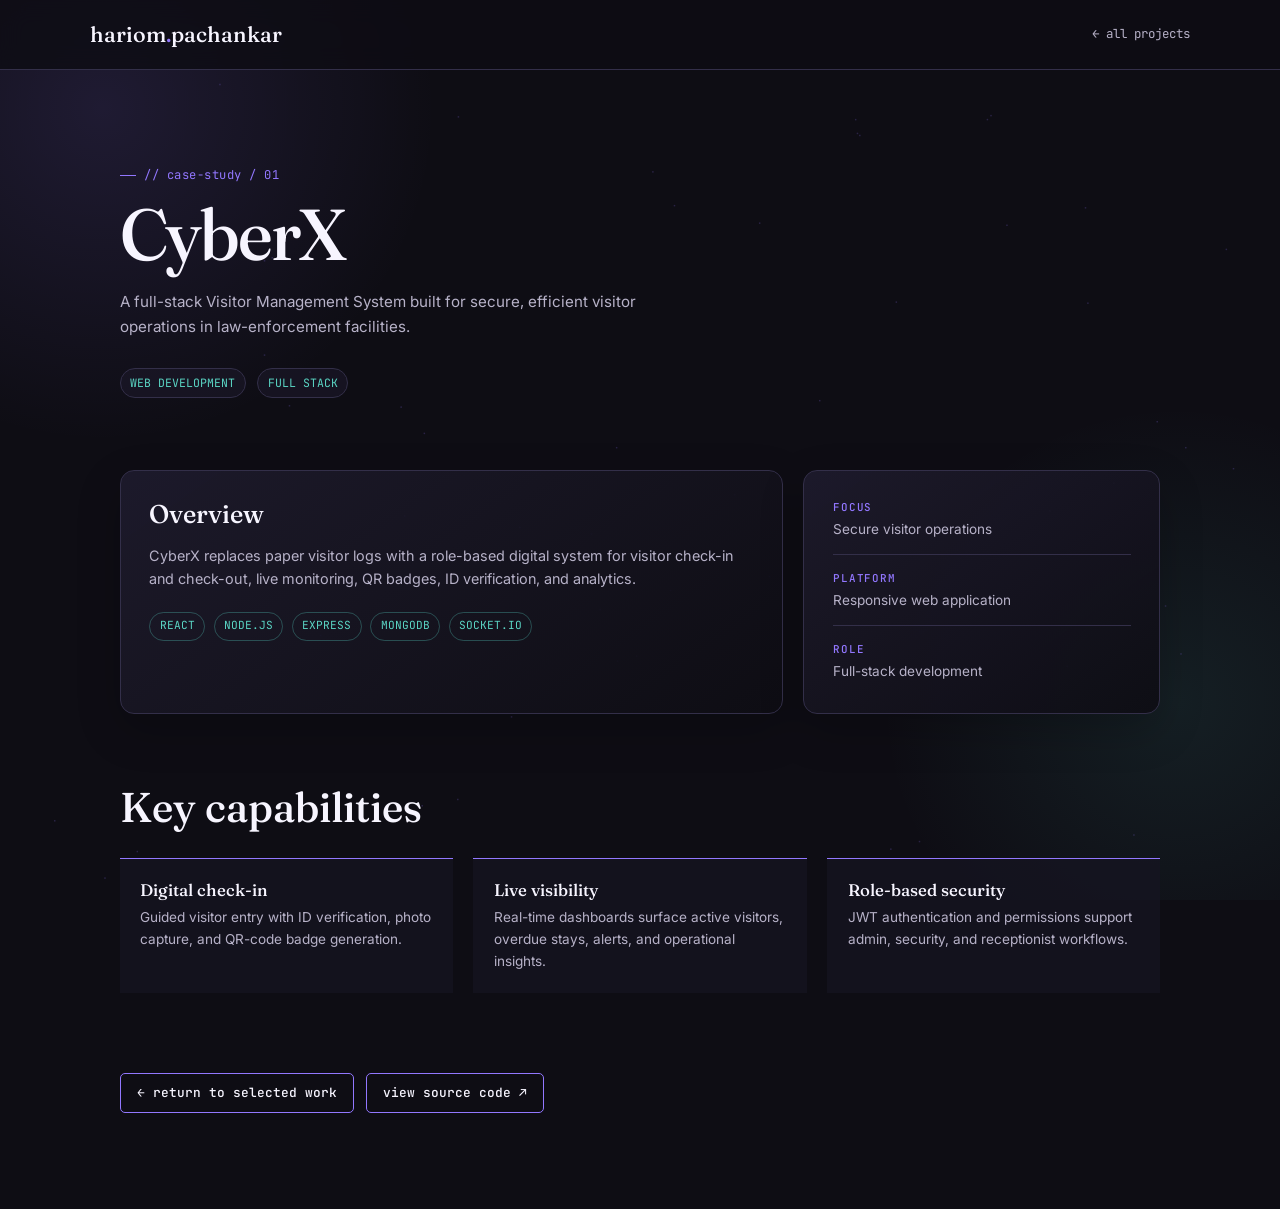
<file: cyberx-case-study.html>
<!doctype html><html lang="en"><head><meta charset="utf-8"><meta name="viewport" content="width=device-width,initial-scale=1"><title>CyberX — Case Study</title><link rel="icon" href="favicon.svg"><link rel="preconnect" href="https://fonts.googleapis.com"><link rel="preconnect" href="https://fonts.gstatic.com" crossorigin><link href="https://fonts.googleapis.com/css2?family=Fraunces:opsz,wght@9..144,500&family=Inter:wght@400;500&family=JetBrains+Mono:wght@400;500&display=swap" rel="stylesheet"><link rel="stylesheet" href="case-study.css"></head><body><div id="progress"></div><canvas id="canvas"></canvas><nav><a class="brand" href="home.html">hariom<span>.</span>pachankar</a><a class="nav-link" href="home.html#work">← all projects</a></nav><main><header class="hero reveal"><div class="eyebrow">// case-study / 01</div><h1>CyberX</h1><p>A full-stack Visitor Management System built for secure, efficient visitor operations in law-enforcement facilities.</p><div class="project-meta"><span>WEB DEVELOPMENT</span><span>FULL STACK</span></div></header><div class="overview"><article class="panel reveal"><h2>Overview</h2><p>CyberX replaces paper visitor logs with a role-based digital system for visitor check-in and check-out, live monitoring, QR badges, ID verification, and analytics.</p><div class="tags"><span class="tag">REACT</span><span class="tag">NODE.JS</span><span class="tag">EXPRESS</span><span class="tag">MONGODB</span><span class="tag">SOCKET.IO</span></div></article><aside class="panel details reveal"><div class="detail"><b>FOCUS</b><span>Secure visitor operations</span></div><div class="detail"><b>PLATFORM</b><span>Responsive web application</span></div><div class="detail"><b>ROLE</b><span>Full-stack development</span></div></aside></div><section class="reveal"><h2 class="section-title">Key capabilities</h2><div class="features"><article class="feature"><b>Digital check-in</b><p>Guided visitor entry with ID verification, photo capture, and QR-code badge generation.</p></article><article class="feature"><b>Live visibility</b><p>Real-time dashboards surface active visitors, overdue stays, alerts, and operational insights.</p></article><article class="feature"><b>Role-based security</b><p>JWT authentication and permissions support admin, security, and receptionist workflows.</p></article></div></section><div style="display:flex;gap:.75rem;flex-wrap:wrap;margin-top:5rem"><a class="back" style="margin-top:0" href="home.html#work">← return to selected work</a><a class="back" style="margin-top:0" href="https://github.com/hariompachankar/CyberX" target="_blank" rel="noopener noreferrer">view source code ↗</a></div></main><script src="case-study.js"></script></body></html>
</file>
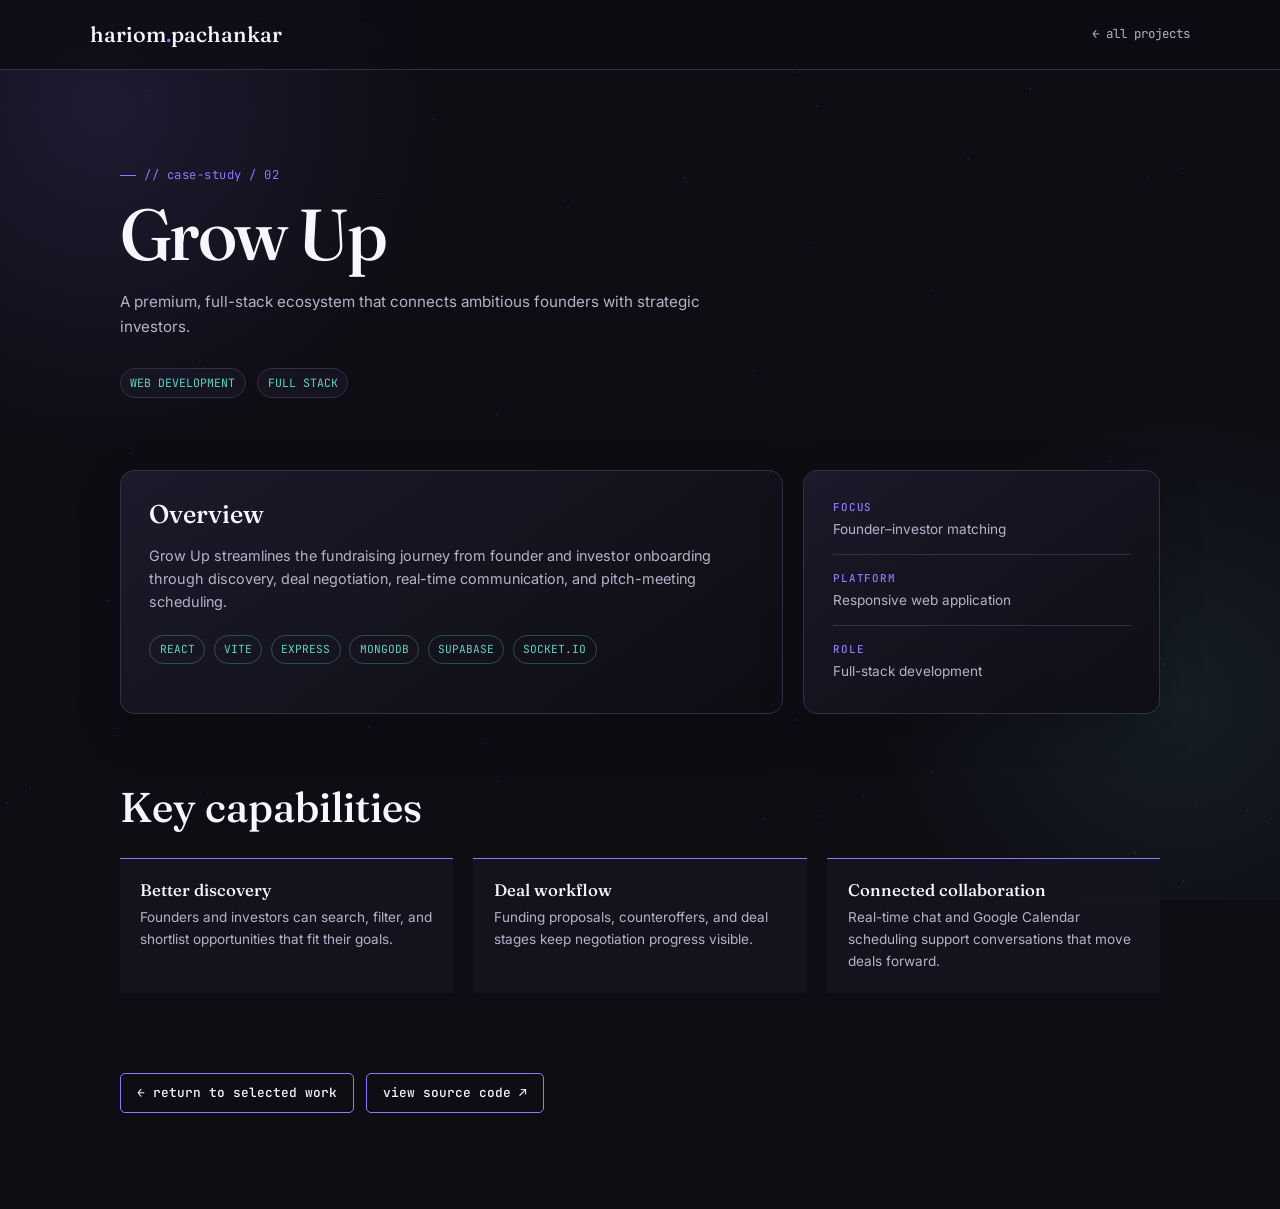
<file: grow-up-case-study.html>
<!doctype html><html lang="en"><head><meta charset="utf-8"><meta name="viewport" content="width=device-width,initial-scale=1"><title>Grow Up — Case Study</title><link rel="icon" href="favicon.svg"><link rel="preconnect" href="https://fonts.googleapis.com"><link rel="preconnect" href="https://fonts.gstatic.com" crossorigin><link href="https://fonts.googleapis.com/css2?family=Fraunces:opsz,wght@9..144,500&family=Inter:wght@400;500&family=JetBrains+Mono:wght@400;500&display=swap" rel="stylesheet"><link rel="stylesheet" href="case-study.css"></head><body><div id="progress"></div><canvas id="canvas"></canvas><nav><a class="brand" href="home.html">hariom<span>.</span>pachankar</a><a class="nav-link" href="home.html#work">← all projects</a></nav><main><header class="hero reveal"><div class="eyebrow">// case-study / 02</div><h1>Grow Up</h1><p>A premium, full-stack ecosystem that connects ambitious founders with strategic investors.</p><div class="project-meta"><span>WEB DEVELOPMENT</span><span>FULL STACK</span></div></header><div class="overview"><article class="panel reveal"><h2>Overview</h2><p>Grow Up streamlines the fundraising journey from founder and investor onboarding through discovery, deal negotiation, real-time communication, and pitch-meeting scheduling.</p><div class="tags"><span class="tag">REACT</span><span class="tag">VITE</span><span class="tag">EXPRESS</span><span class="tag">MONGODB</span><span class="tag">SUPABASE</span><span class="tag">SOCKET.IO</span></div></article><aside class="panel details reveal"><div class="detail"><b>FOCUS</b><span>Founder–investor matching</span></div><div class="detail"><b>PLATFORM</b><span>Responsive web application</span></div><div class="detail"><b>ROLE</b><span>Full-stack development</span></div></aside></div><section class="reveal"><h2 class="section-title">Key capabilities</h2><div class="features"><article class="feature"><b>Better discovery</b><p>Founders and investors can search, filter, and shortlist opportunities that fit their goals.</p></article><article class="feature"><b>Deal workflow</b><p>Funding proposals, counteroffers, and deal stages keep negotiation progress visible.</p></article><article class="feature"><b>Connected collaboration</b><p>Real-time chat and Google Calendar scheduling support conversations that move deals forward.</p></article></div></section><div style="display:flex;gap:.75rem;flex-wrap:wrap;margin-top:5rem"><a class="back" style="margin-top:0" href="home.html#work">← return to selected work</a><a class="back" style="margin-top:0" href="https://github.com/hariompachankar/Grow-up-master" target="_blank" rel="noopener noreferrer">view source code ↗</a></div></main><script src="case-study.js"></script></body></html>
</file>
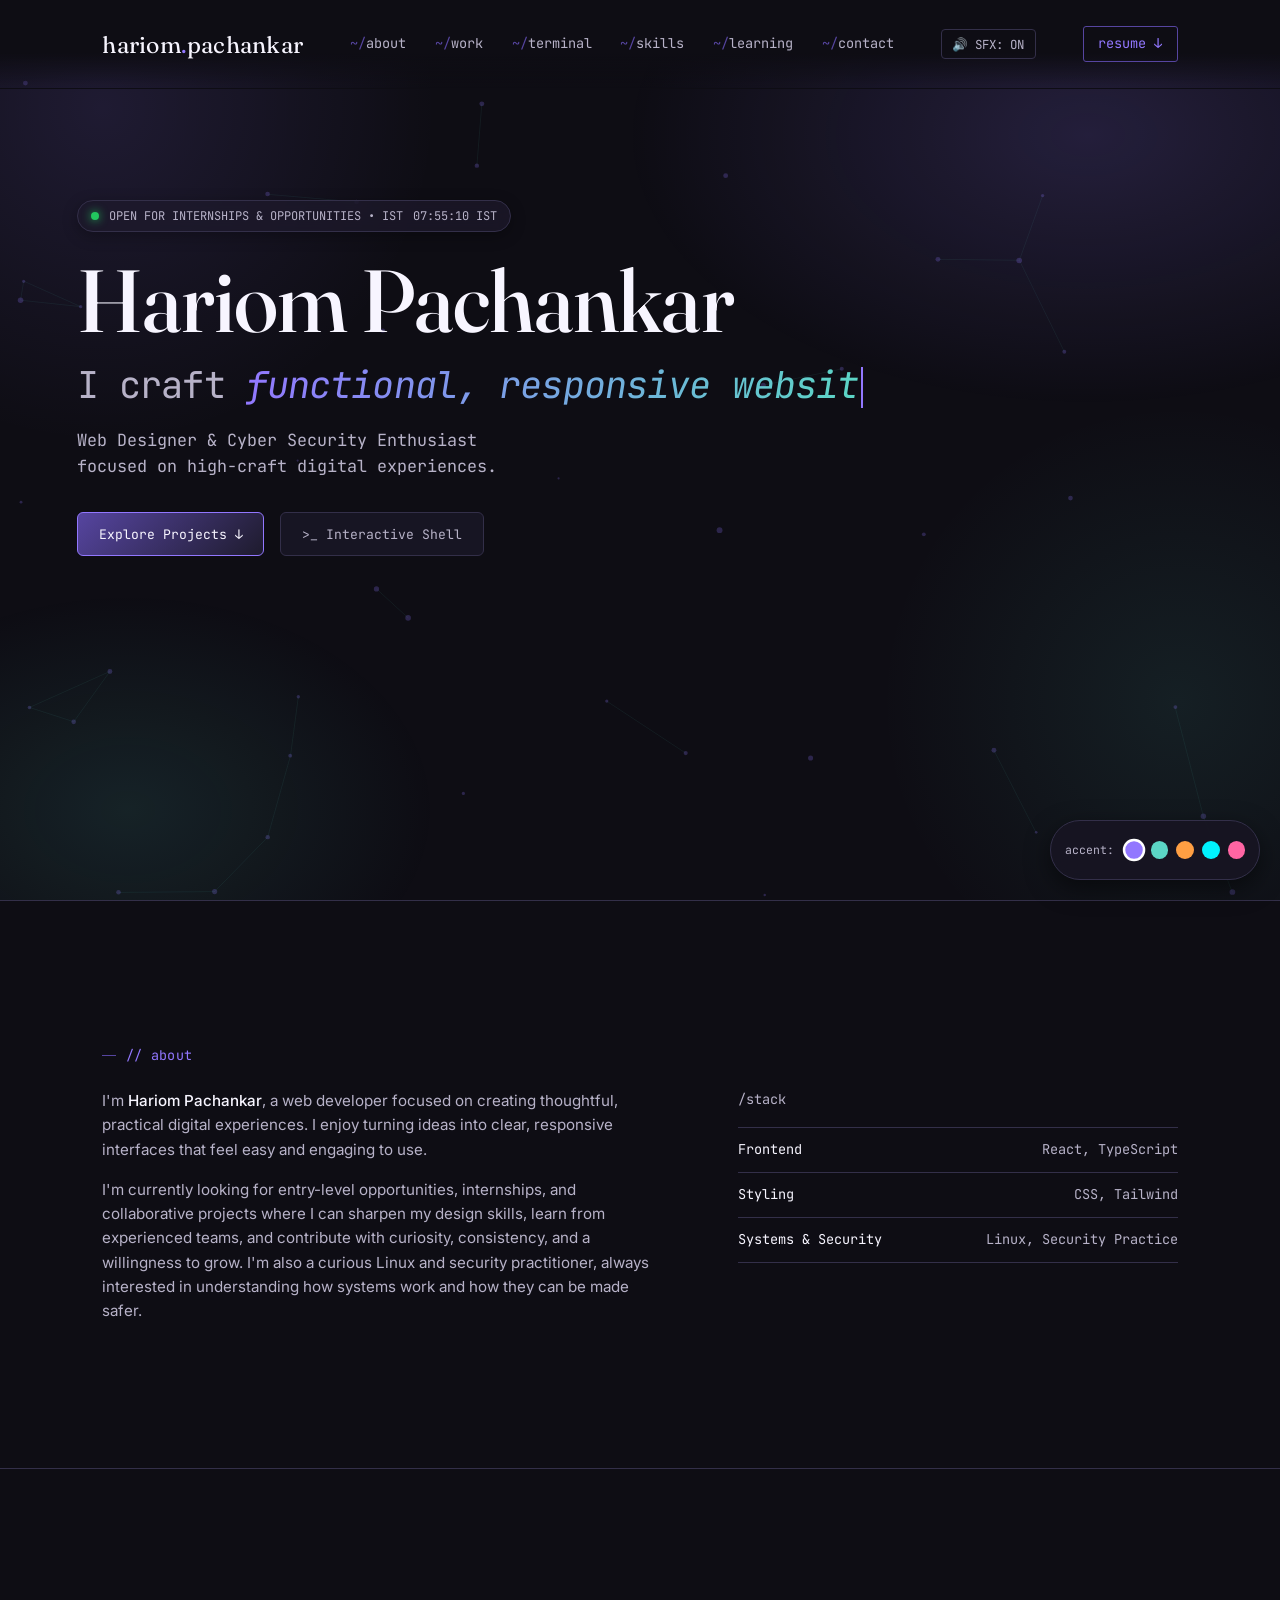
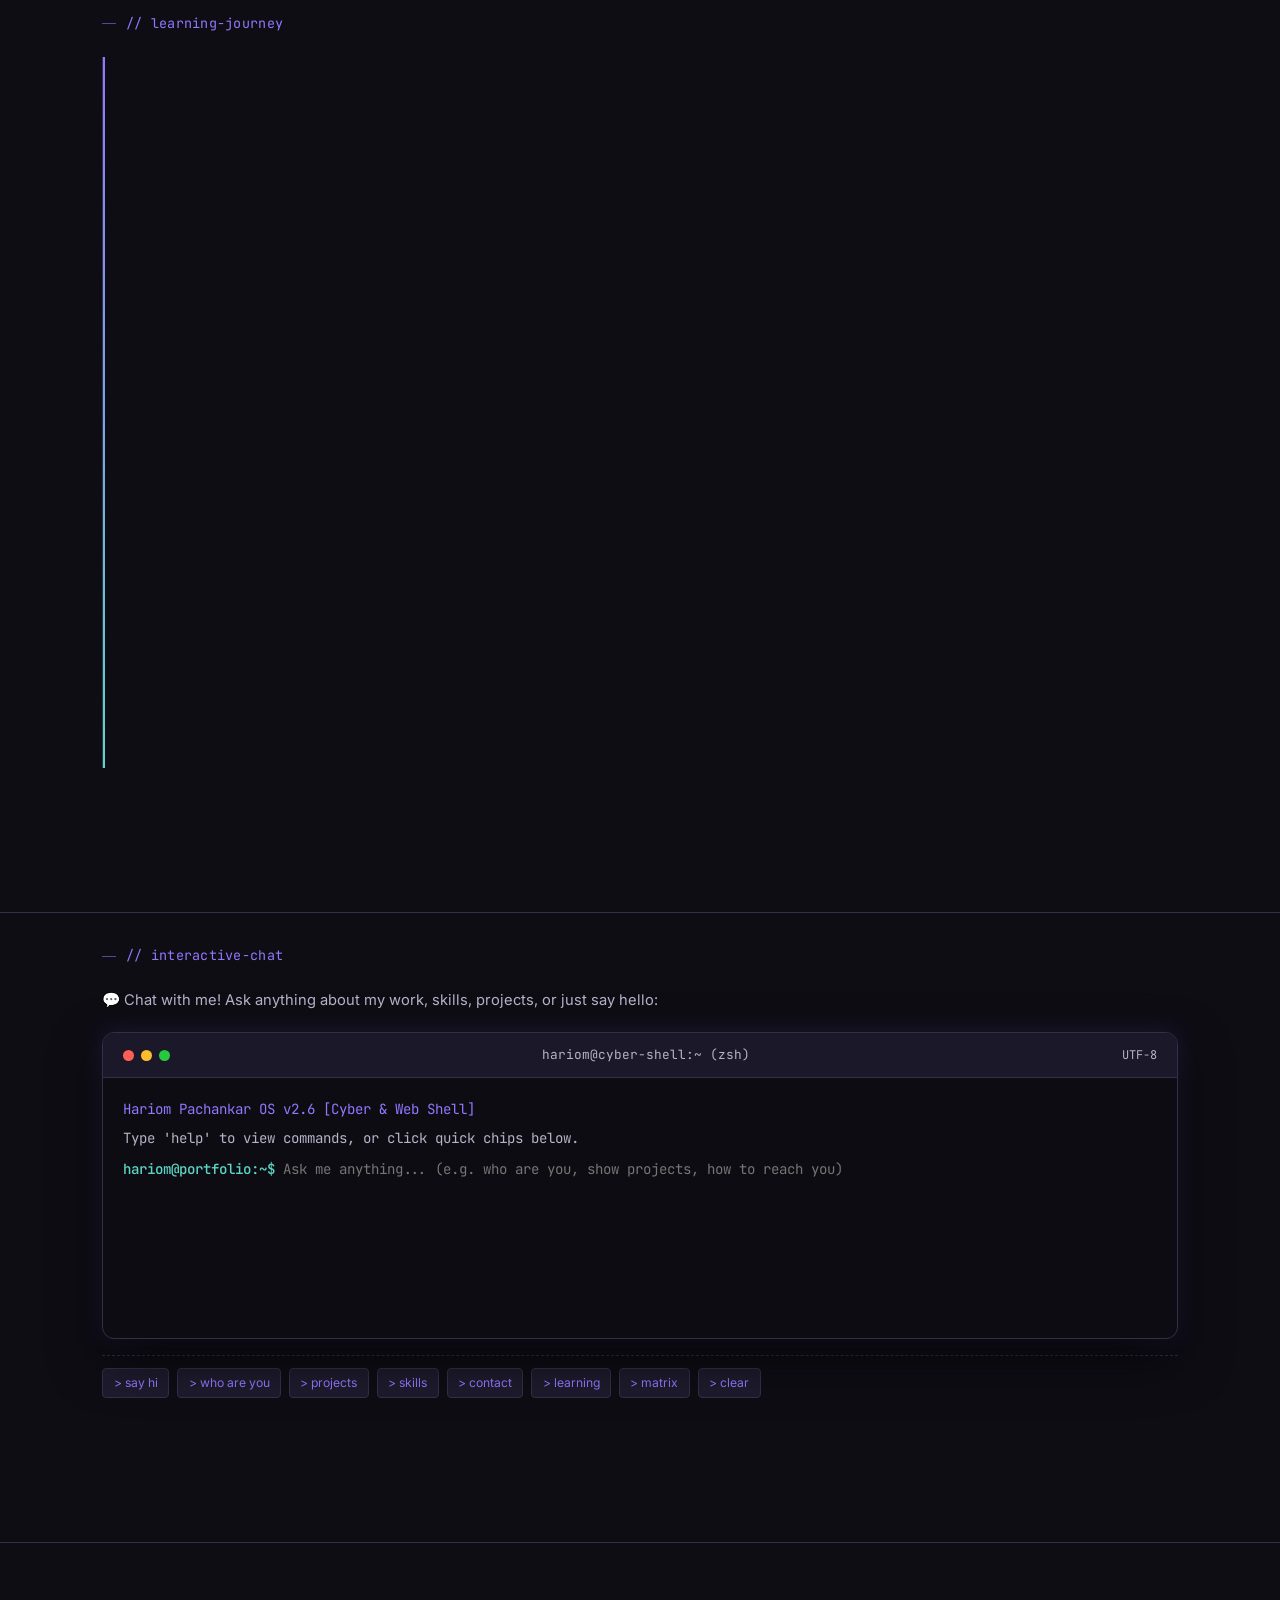
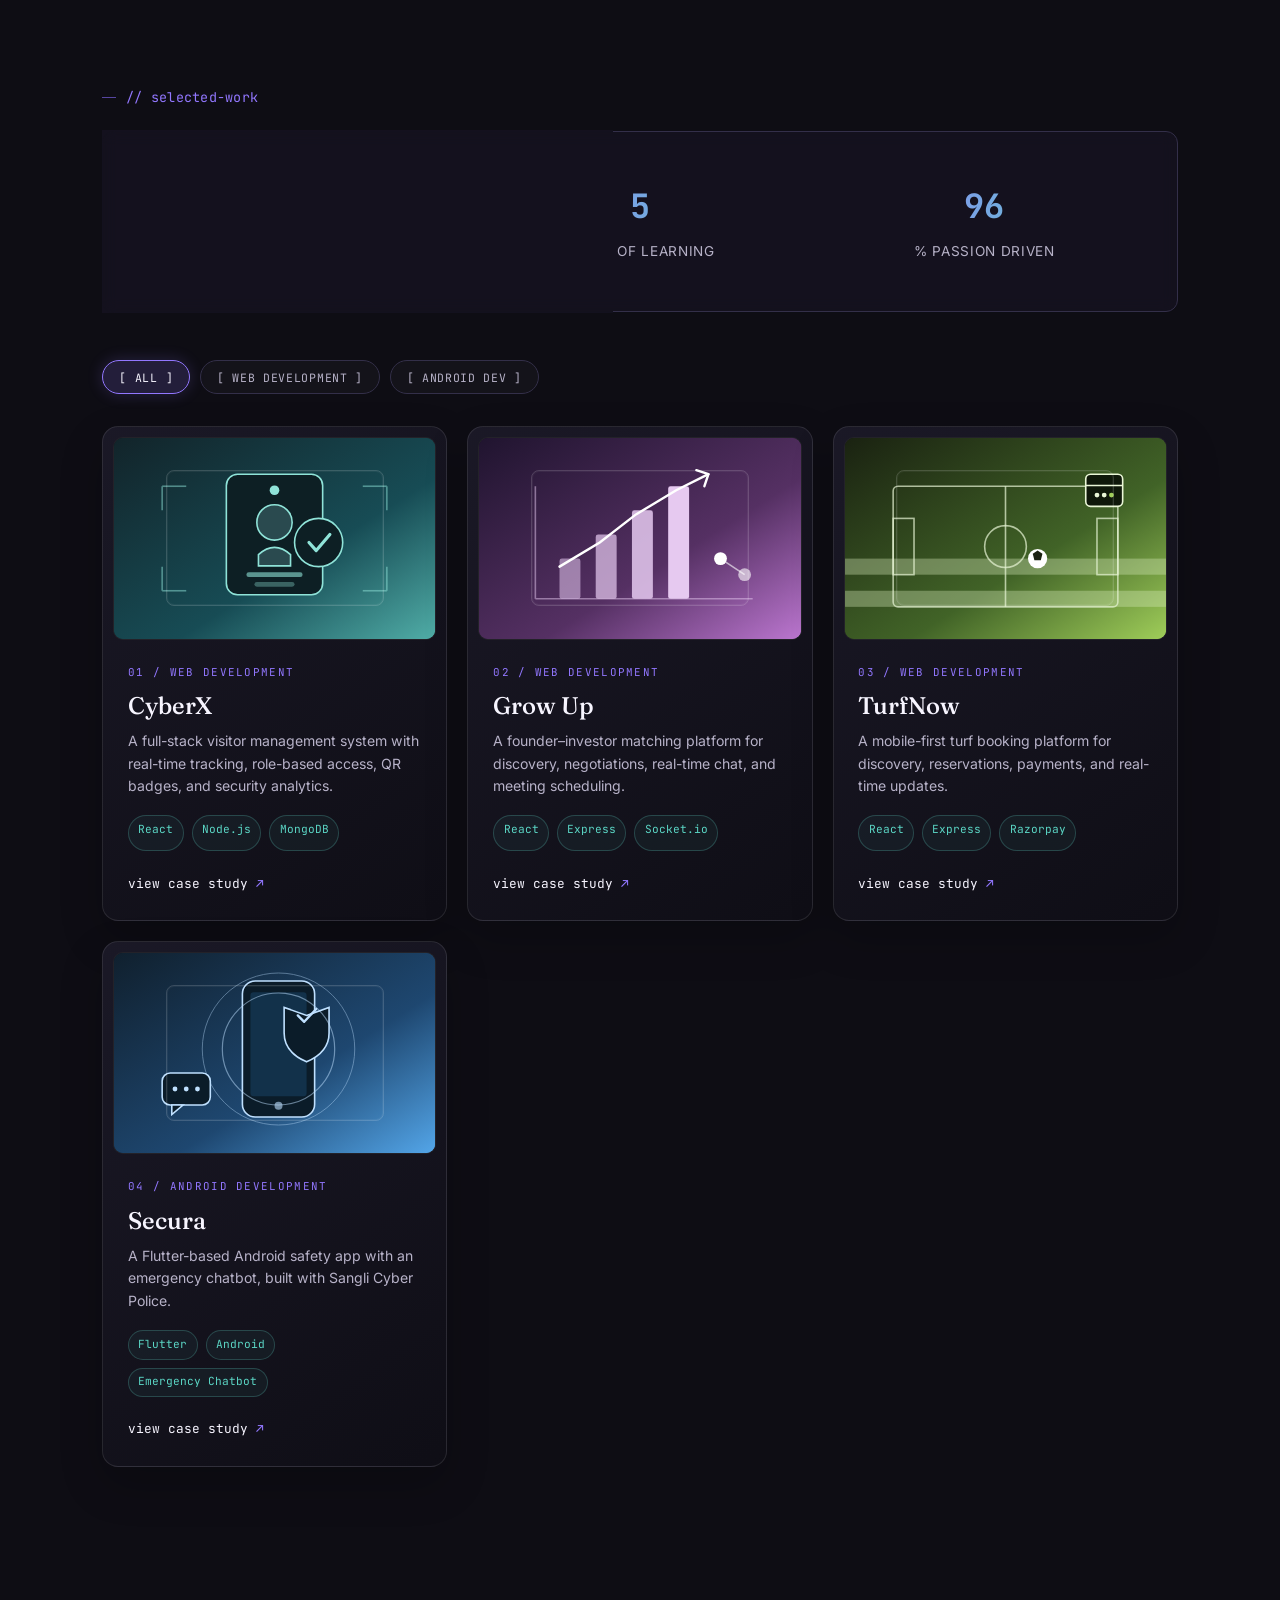
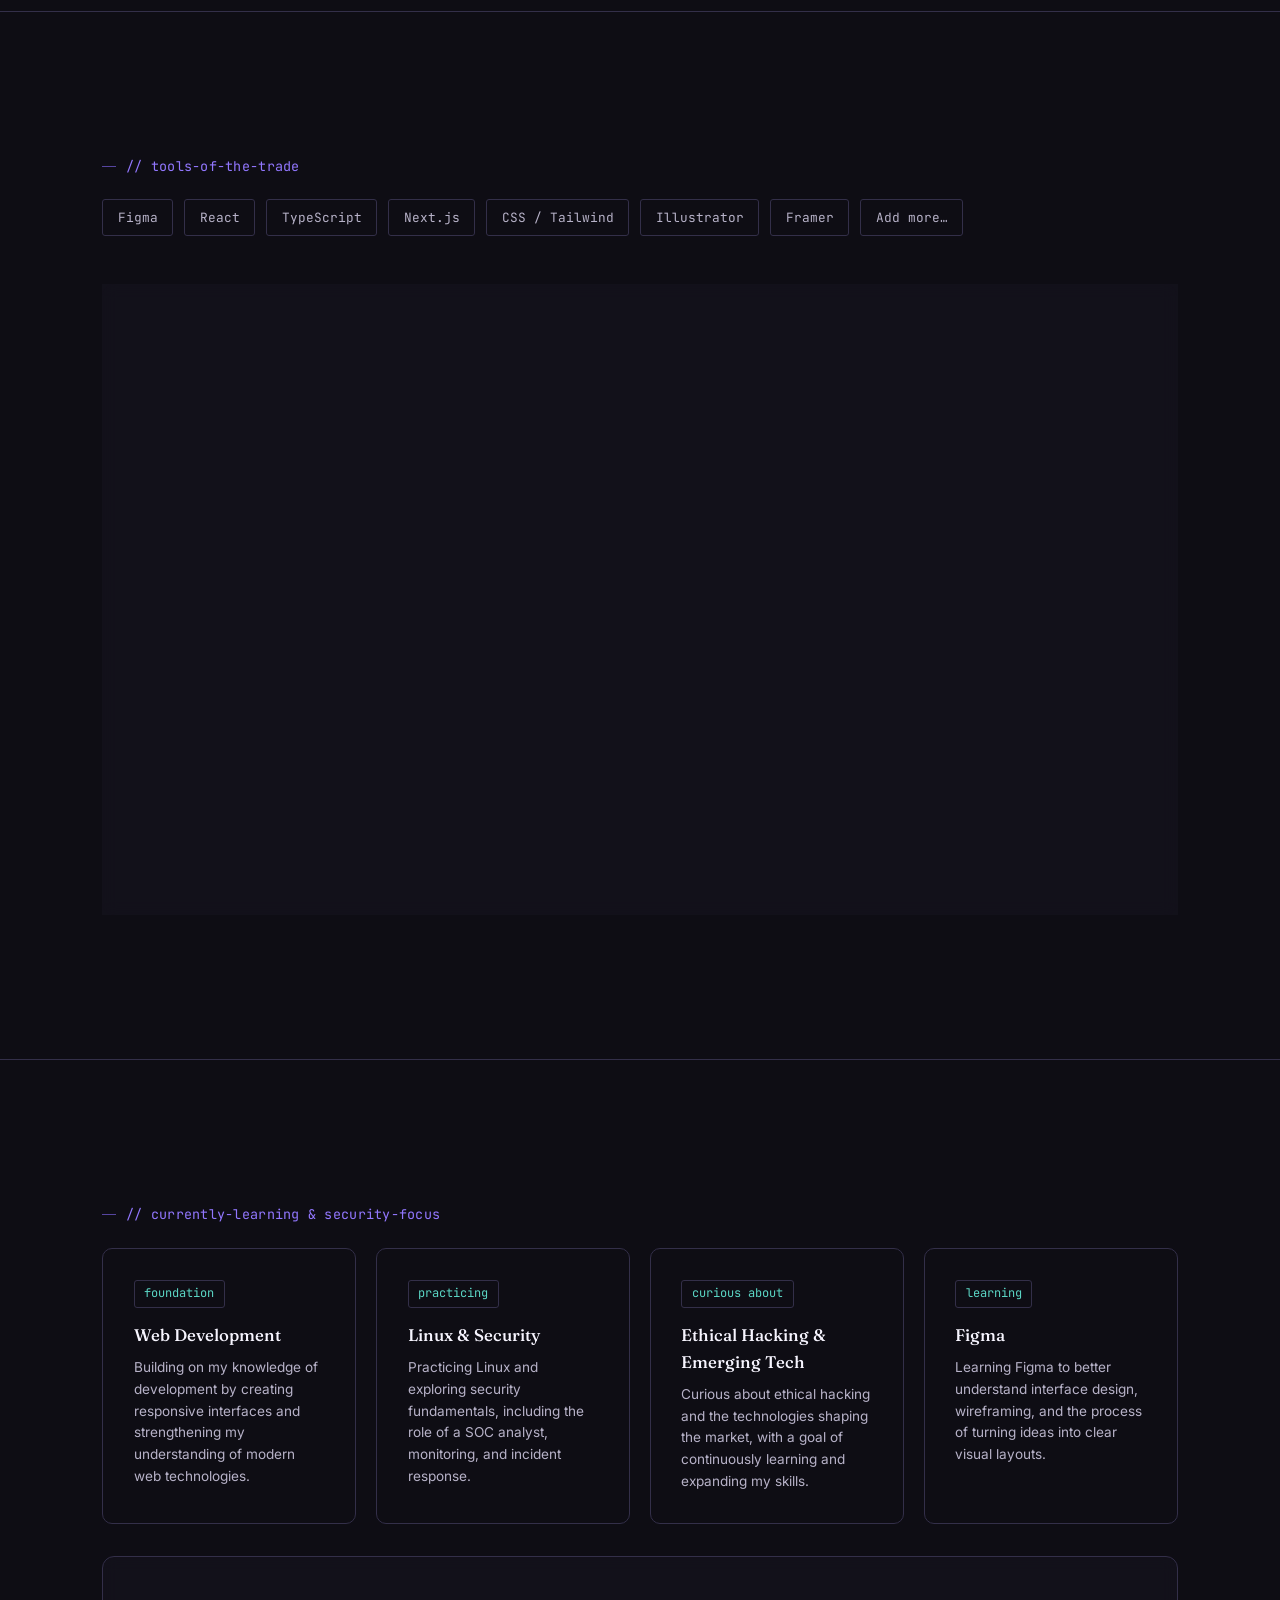
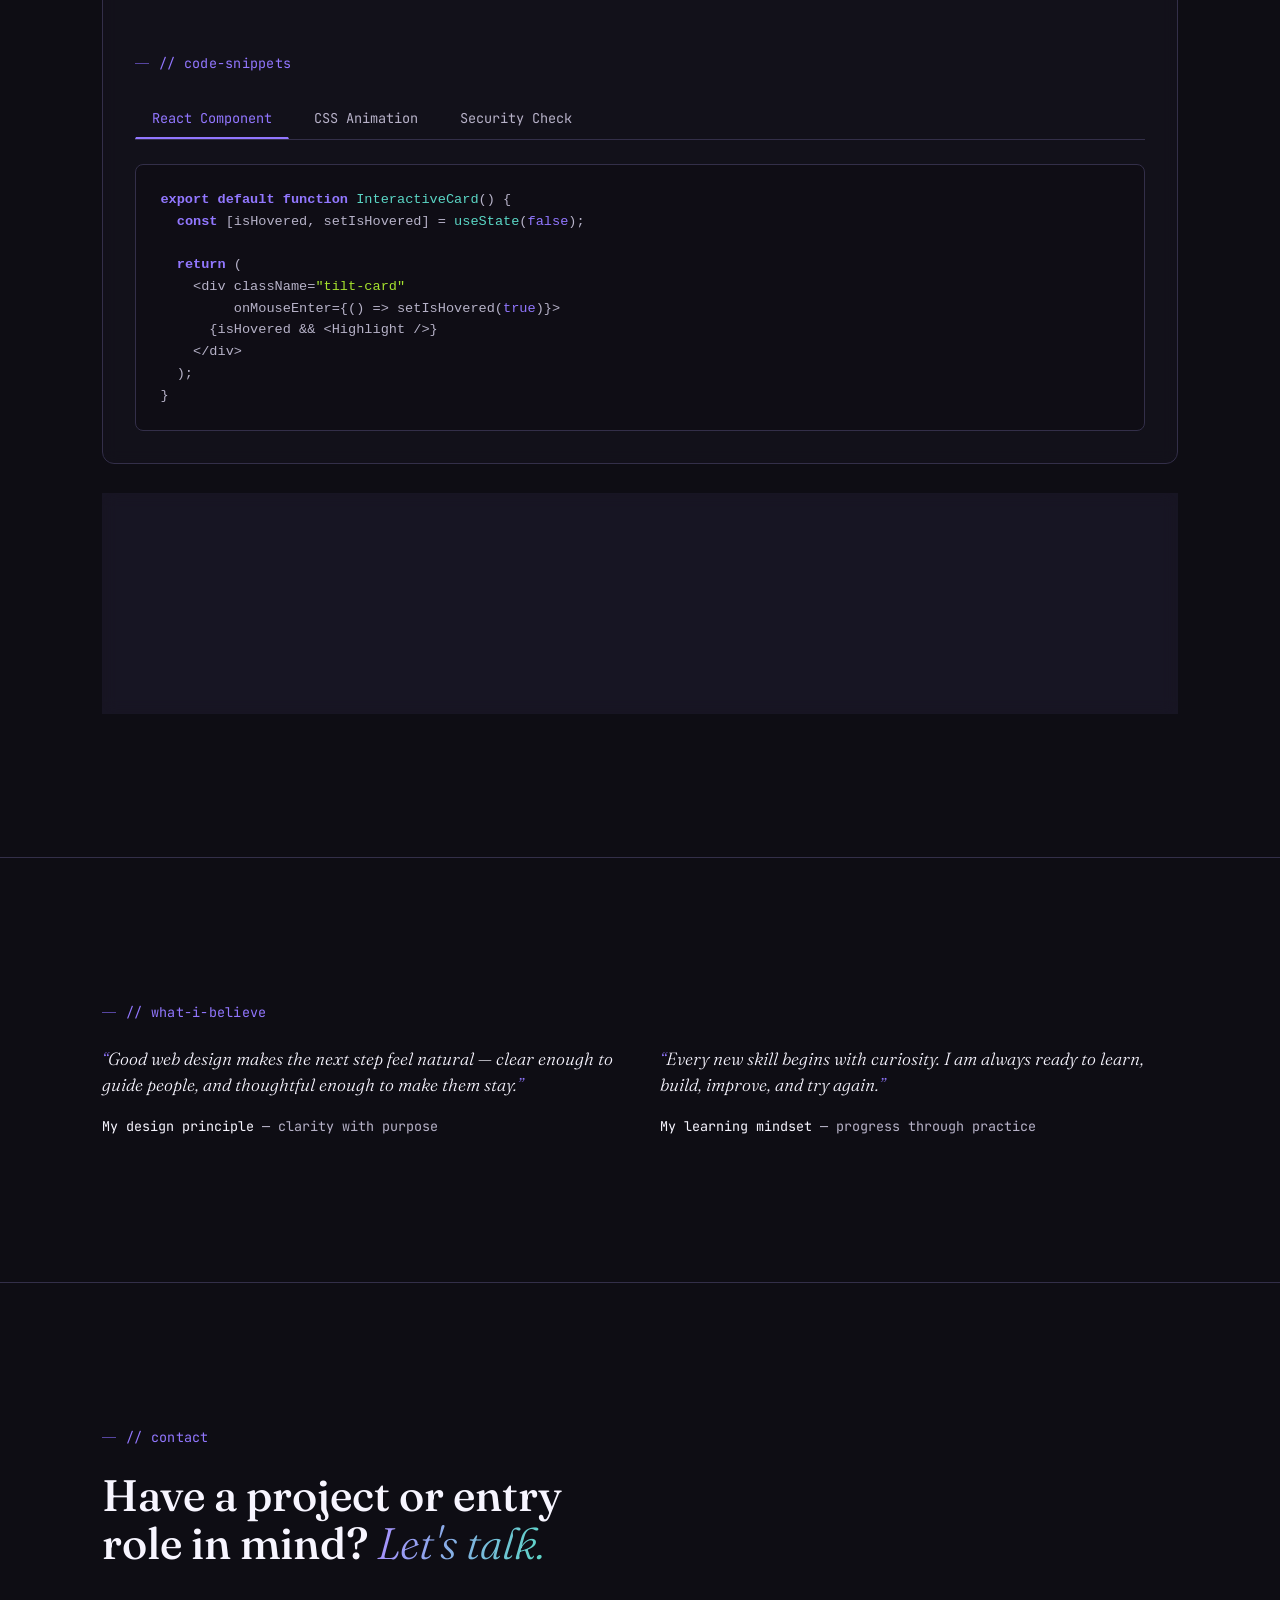
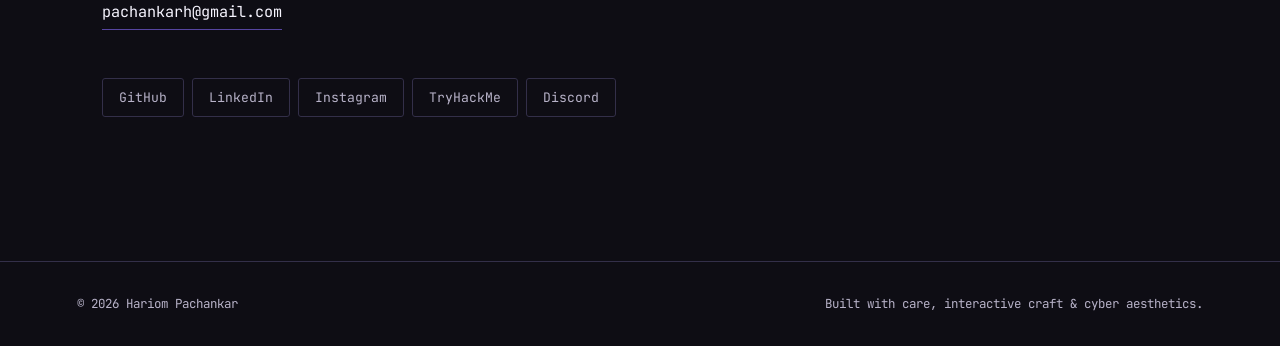
<file: portfolio.html>
<!DOCTYPE html>
<html lang="en">
<head>
  <meta charset="UTF-8">
  <meta name="viewport" content="width=device-width, initial-scale=1.0">
  <title>Hariom Pachankar — Web Designer &amp; Cyber Enthusiast</title>
  <meta name="description" content="Hariom Pachankar — web designer and cybersecurity enthusiast focused on clear, responsive, interactive, and high-craft digital experiences.">

  <!-- Favicon -->
  <link rel="icon" type="image/svg+xml" href="favicon.svg">
  <link rel="icon" type="image/svg+xml" media="(prefers-color-scheme: dark)" href="favicon-teal.svg">
  <link rel="apple-touch-icon" href="favicon.svg">
<link rel="preconnect" href="https://fonts.googleapis.com">
<link rel="preconnect" href="https://fonts.gstatic.com" crossorigin>
<link href="https://fonts.googleapis.com/css2?family=Fraunces:opsz,wght@9..144,300;9..144,500;9..144,600&family=Inter:wght@400;500&family=JetBrains+Mono:wght@400;500&display=swap" rel="stylesheet">
<style>
  :root{
    --bg: #0e0d14;
    --bg-alt: #171523;
    --surface: #1e1b2d;
    --line: #332f49;
    --text: #f7f5ff;
    --text-dim: #b7b2c8;
    --amber: #9277ff;
    --amber-dim: #5645a0;
    --teal: #5bd6c5;
    --glow: rgba(146, 119, 255, 0.25);
  }

  /* Scroll Progress Bar */
  #scroll-progress {
    position: fixed; top: 0; left: 0; height: 3px;
    background: linear-gradient(90deg, var(--amber), var(--teal));
    z-index: 9999; width: 0%; transition: width 0.1s linear;
  }

  /* Canvas & Cursor Glow */
  #bg-canvas {
    position: fixed; top: 0; left: 0; width: 100vw; height: 100vh;
    pointer-events: none; z-index: 0; opacity: 0.6;
  }
  #cursor-glow {
    position: fixed; width: 400px; height: 400px; border-radius: 50%;
    background: radial-gradient(circle, var(--glow) 0%, transparent 70%);
    pointer-events: none; z-index: 1; transform: translate(-50%, -50%);
    transition: transform 0.05s ease-out, opacity 0.3s; opacity: 0;
  }

  /* Live Status Pill */
.status-pill {
    display: inline-flex; align-items: center; gap: 0.6rem;
    padding: 0.35rem 0.85rem; background: rgba(30, 27, 45, 0.7);
    border: 1px solid var(--line); border-radius: 50px;
    font-family: 'JetBrains Mono', monospace; font-size: 0.75rem; color: var(--text-dim);
    backdrop-filter: blur(8px); margin-bottom: 1.5rem;
    box-shadow: 0 4px 15px rgba(0,0,0,0.3);
  }
  .status-dot {
    width: 8px; height: 8px; border-radius: 50%; background: #22c55e;
    box-shadow: 0 0 10px #22c55e; animation: pulseDot 2s infinite;
  }
  @keyframes pulseDot { 0%, 100% { opacity: 1; transform: scale(1); } 50% { opacity: 0.4; transform: scale(0.85); } }

  /* Typewriter Subtitle */
  .typewriter-text {
    font-style: italic; background: linear-gradient(100deg, var(--amber), var(--teal));
    -webkit-background-clip: text; background-clip: text; color: transparent;
  }
  .typewriter-cursor {
    display: inline-block; width: 2px; height: 1.1em; background: var(--amber);
    margin-left: 3px; vertical-align: middle; animation: blinkCursor 0.8s infinite;
  }
  @keyframes blinkCursor { 0%, 100% { opacity: 1; } 50% { opacity: 0; } }

  /* Interactive Action Buttons */
  .hero-actions {
    display: flex; gap: 1rem; flex-wrap: wrap; margin-top: 2rem; position: relative; z-index: 2;
  }
  .btn-primary {
    background: linear-gradient(135deg, var(--amber-dim), var(--surface));
    border: 1px solid var(--amber); color: var(--text);
padding: 0.65rem 1.3rem; border-radius: 6px; font-family: 'JetBrains Mono', monospace;
    font-size: 0.82rem; cursor: pointer; transition: all 0.25s ease;
    display: inline-flex; align-items: center; gap: 0.5rem; text-decoration: none;
  }
  .btn-primary:hover {
    background: var(--amber); color: #0e0d14; box-shadow: 0 0 20px var(--amber); transform: translateY(-2px);
  }
  .btn-secondary {
    background: rgba(30, 27, 45, 0.6); border: 1px solid var(--line); color: var(--text-dim);
padding: 0.65rem 1.3rem; border-radius: 6px; font-family: 'JetBrains Mono', monospace;
    font-size: 0.82rem; cursor: pointer; transition: all 0.25s ease; display: inline-flex; align-items: center; gap: 0.5rem; text-decoration: none;
  }
  .btn-secondary:hover {
    border-color: var(--teal); color: var(--text); background: rgba(91, 214, 197, 0.1); transform: translateY(-2px);
  }

  *{ margin:0; padding:0; box-sizing:border-box; }

  html{ scroll-behavior:smooth; font-size:16px; }

  body{
    background:
      radial-gradient(circle 36rem at 8% 12%, rgba(146,119,255,0.13), transparent 58%),
      radial-gradient(circle 32rem at 92% 78%, rgba(91,214,197,0.09), transparent 58%),
      var(--bg);
    background-attachment:fixed;
    color:var(--text);
    font-family:'Inter', sans-serif;
    line-height:1.6;
    -webkit-font-smoothing:antialiased;
  }

  ::selection{ background:var(--amber-dim); color:var(--text); }

  a{ color:inherit; text-decoration:none; }

  .mono{ font-family:'JetBrains Mono', monospace; }

  .eyebrow{
    font-family:'JetBrains Mono', monospace;
    font-size:0.84rem;
    letter-spacing:0.02em;
    color:var(--amber);
    display:flex;
    align-items:center;
    gap:0.6rem;
    margin-bottom:1.4rem;
  }
  .eyebrow::before{ content:''; width:14px; height:1px; background:var(--amber-dim); }

  /* ---------- NAV ---------- */
  nav{
    position:fixed; top:0; left:0; right:0; z-index:50;
    display:flex; align-items:center; justify-content:space-between;
    padding:1.6rem 8vw;
    border-bottom:1px solid transparent;
    background:linear-gradient(var(--bg) 60%, transparent);
    transition:border-color .3s ease;
  }
  nav.scrolled{ border-bottom-color:var(--line); background:rgba(14,13,20,0.9); backdrop-filter: blur(8px); }
.nav-mark{ font-family:'Fraunces', serif; font-size:1.45rem; letter-spacing:0.01em; }
  .nav-mark span{ color:var(--amber); }
  .nav-links{ display:flex; gap:1.8rem; font-family:'JetBrains Mono', monospace; font-size:0.85rem; color:var(--text-dim); }
  .nav-links a:hover{ color:var(--text); }
  .nav-links a::before{ content:'~/'; color:var(--amber-dim); }
  .menu-toggle{
    display:none; background:transparent; border:1px solid var(--line); border-radius:3px;
    color:var(--text); cursor:pointer; font-family:'JetBrains Mono', monospace; font-size:1rem;
    padding:0.45rem 0.65rem;
  }

  /* ---------- HERO ---------- */
  header.hero{
    min-height:100svh;
    display:flex; flex-direction:column; align-items:flex-start; justify-content:center;
    padding:0 6vw 16svh;
    position:relative;
    overflow:hidden;
    text-align:left;
  }
  header.hero::after{
    content:'';
    position:absolute; inset:0;
    background:
      radial-gradient(ellipse 60% 50% at 85% 15%, rgba(146,119,255,0.17), transparent 60%),
      radial-gradient(ellipse 40% 40% at 10% 90%, rgba(91,214,197,0.11), transparent 60%);
    pointer-events:none;
  }
  .hero-eyebrow{
    font-family:'JetBrains Mono', monospace; font-size:0.9rem; color:var(--text-dim);
    margin-bottom:1.6rem; display:flex; align-items:center; gap:0.5rem;
  }
  .dot{ width:10px; height:10px; border-radius:50%; background:var(--amber); box-shadow:0 0 11px var(--amber); }

  .hero-content{
    display:flex; flex-direction:column; justify-content:center;
  }

h1.hero-name{
    font-family:'Fraunces', serif;
    font-weight:500;
    font-size:clamp(2.75rem, 7vw, 5.5rem);
    line-height:1.02;
    letter-spacing:-0.01em;
    max-width:20ch;
  }
  .hero-title-row{
    position:relative; z-index:1;
  }
  .hero-photo{
    position:relative; z-index:0;
    width:clamp(260px, 35vw, 500px); height:clamp(360px, 60svh, 650px); object-fit:cover;
    object-position:center; border-radius:8px;
    flex-shrink:0;
  }
  .hero-eyebrow, .hero-role, .scroll-cue{ position:relative; z-index:1; }
  h1.hero-name em,
  .contact h2 em{
    font-style:italic; font-weight:300;
    background:linear-gradient(100deg, #a98fff, #5bd6c5);
    -webkit-background-clip:text; background-clip:text; color:transparent;
  }

.hero-role{
    margin-top:1.4rem;
    font-family:'JetBrains Mono', monospace;
    font-size:clamp(0.9rem, 1.4vw, 1.05rem);
    color:var(--text-dim);
    max-width:46ch;
    text-align:left;
  }
  .cursor{
    display:inline-block; width:0.55em; height:1.05em; background:var(--amber);
    margin-left:0.15em; vertical-align:-0.18em;
    animation:blink 1.1s steps(1) infinite;
  }
  @keyframes blink{ 50%{ opacity:0; } }

  .scroll-cue{
    position:absolute; bottom:2.6rem; left:6vw;
    font-family:'JetBrains Mono', monospace; font-size:0.78rem; color:var(--text-dim);
    display:flex; align-items:center; gap:0.6rem;
  }
  .scroll-cue .line{ width:1px; height:32px; background:linear-gradient(var(--amber), transparent); }

  /* ---------- SECTION SHELL ---------- */
  section{ padding:9rem 8vw; border-top:1px solid var(--line); }
  .section-inner{ max-width:1450px; margin:0 auto; }

  /* ---------- ABOUT ---------- */
  .about-grid{
    display:grid; grid-template-columns: 1.3fr 1fr; gap:5vw;
  }
.about-grid p{ color:var(--text-dim); font-size:0.95rem; max-width:56ch; }
  .about-grid p + p{ margin-top:1rem; }
  .about-grid strong{ color:var(--text); font-weight:500; }

  .manifest{ font-family:'JetBrains Mono', monospace; font-size:0.85rem; }
  .manifest-title{ color:var(--text-dim); margin-bottom:1rem; }
  .manifest ul{ list-style:none; border-top:1px solid var(--line); }
  .manifest li{
    display:flex; justify-content:space-between;
    padding:0.7rem 0; border-bottom:1px solid var(--line);
    color:var(--text);
  }
  .manifest li span{ color:var(--text-dim); }

.nav-cta{
    font-family:'JetBrains Mono', monospace; font-size:0.85rem; color:var(--amber);
    border:1px solid var(--amber-dim); padding:0.4rem 0.9rem; border-radius:3px;
    transition: background .2s ease, color .2s ease;
  }
  .nav-cta:hover{ background:var(--amber-dim); color:var(--text); }

  /* ---------- EXPERIENCE (TIMELINE) ---------- */
  .timeline{
    border-left:2px solid var(--line);
    display:flex; flex-direction:column; gap:2.6rem;
    padding-left:2.2rem;
    position: relative;
  }
  .timeline::before {
    content: '';
    position: absolute;
    left: -1px;
    top: 0;
    width: 2px;
    height: 0;
    background: linear-gradient(to bottom, var(--amber), var(--teal));
    animation: timelineGrow 1s ease-out forwards;
  }
  @keyframes timelineGrow {
    to { height: 100%; }
  }
  .timeline-item{ position:relative; opacity: 0; animation: fadeInSlide 0.6s ease-out forwards; }
  .timeline-item:nth-child(1) { animation-delay: 0.1s; }
  .timeline-item:nth-child(2) { animation-delay: 0.2s; }
  .timeline-item:nth-child(3) { animation-delay: 0.3s; }
  @keyframes fadeInSlide {
    from { opacity: 0; transform: translateX(-20px); }
    to { opacity: 1; transform: translateX(0); }
  }
  .timeline-item::before{
    content:''; position:absolute; left:-2.31rem; top:0.4rem;
    width:11px; height:11px; border-radius:50%;
    background:var(--amber); box-shadow:0 0 0 4px var(--bg), 0 0 12px var(--amber);
    transition: all 0.3s ease;
  }
  .timeline-item:hover::before {
    transform: scale(1.4);
    box-shadow: 0 0 0 4px var(--bg), 0 0 20px var(--amber);
  }
.timeline-date{ font-family:'JetBrains Mono', monospace; font-size:0.78rem; color:var(--text-dim); margin-bottom:0.4rem; }
  .timeline-role{ font-family:'Fraunces', serif; font-weight:500; font-size:1.4rem; }
  .timeline-role span{ font-family:'Inter', sans-serif; font-weight:400; font-size:0.9rem; color:var(--text-dim); }
  .timeline-desc{ color:var(--text-dim); margin-top:0.5rem; max-width:54ch; font-size:0.92rem; }

  /* ---------- LEARNING ---------- */
  .learning-grid{
    display:grid; grid-template-columns:repeat(auto-fit, minmax(230px, 1fr));
    gap:1.25rem;
  }
  .learning-card{ background:var(--bg); border:1px solid var(--line); border-radius:10px; padding:1.9rem; transition:background .25s ease, border-color .25s ease; }
  .learning-card:hover{ background:var(--bg-alt); border-color:var(--amber-dim); }
  .learning-status{
    display:inline-block; font-family:'JetBrains Mono', monospace; font-size:0.75rem;
    color:var(--teal); border:1px solid var(--line); padding:0.22rem 0.6rem;
    border-radius:3px; margin-bottom:0.9rem;
  }
.learning-title{ font-family:'Fraunces', serif; font-weight:500; font-size:1.05rem; }
  .learning-desc{ color:var(--text-dim); font-size:0.85rem; margin-top:0.5rem; }

  /* ---------- WORK ---------- */
  .work-grid{
    display:grid;
    grid-template-columns:repeat(auto-fit,minmax(320px,1fr));
    gap:1.25rem;
    align-items:stretch;
  }
  .work-card{
    display:flex;
    flex-direction:column;
    height:100%;
    min-height:0;
    position:relative;
    overflow:hidden;
    isolation:isolate;
    background:linear-gradient(145deg, rgba(27,25,39,.98), rgba(15,14,22,.98));
    border:1px solid rgba(255,255,255,.1);
    border-radius:16px;
    box-shadow:0 18px 44px rgba(0,0,0,.2);
    transition:background .3s ease, border-color .3s ease, box-shadow .3s ease, transform .3s ease, opacity .2s ease;
  }
  .work-card::before{ content:''; position:absolute; inset:0; z-index:-1; background:radial-gradient(circle at 100% 0, rgba(121,100,221,.2), transparent 42%); opacity:.45; transition:opacity .3s ease; }
  .work-card:hover{ background:linear-gradient(145deg, rgba(35,32,51,.99), rgba(17,16,25,.99)); border-color:rgba(155,134,255,.52); box-shadow:0 22px 55px rgba(0,0,0,.34), 0 0 26px rgba(146,119,255,.12); }
  .work-card:hover::before{ opacity:1; }
  .work-card:hover .work-thumb{ transform:scale(1.05); }

  .work-thumb-wrap{ overflow:hidden; margin:10px 10px 0; border:1px solid rgba(255,255,255,.09); border-radius:10px; background:#0d0c14; }
  .work-thumb{
    aspect-ratio:16/10; width:100%;
    display:flex; align-items:center; justify-content:center;
    position:relative; font-family:'JetBrains Mono', monospace; font-size:0.74rem; letter-spacing:.08em; color:rgba(255,255,255,.72);
    transition:transform .4s ease;
    overflow:hidden;
  }
  .work-thumb img{
    width:100%; height:100%; object-fit:cover; display:block;
  }
  .work-thumb::after{ content:''; position:absolute; inset:16%; border:1px solid rgba(255,255,255,.16); border-radius:8px; box-shadow:inset 0 0 0 1px rgba(255,255,255,.05); pointer-events:none; }
  .work-thumb.t1{ background:linear-gradient(135deg, #161226, #372560 60%, #8067db); }
  .work-thumb.t2{ background:linear-gradient(135deg, #12242a, #174c55 60%, #50ada7); }
  .work-thumb.t3{ background:linear-gradient(135deg, #20142f, #553063 60%, #bb76cf); }
  .work-thumb.t4{ background:linear-gradient(135deg, #1a2211, #416327 60%, #9fcd59); }
  .work-thumb.t5{ background:linear-gradient(135deg, #10202e, #1e4770 60%, #53a5e8); }

  .work-body{
    display:flex;
    flex-direction:column;
    flex:1;
    padding:1.5rem 1.55rem 1.6rem;
  }
.work-index{ font-family:'JetBrains Mono', monospace; color:var(--amber); font-size:0.68rem; letter-spacing:.12em; margin-bottom:0.7rem; }
  .work-title{
    font-family:'Fraunces', serif; font-weight:500; font-size:clamp(1.25rem, 2.4vw, 1.5rem); line-height:1.15;
    transition:color .25s ease;
  }
  .work-desc{
    color:var(--text-dim);
    margin-top:.65rem;
    font-size:.88rem;
    line-height:1.6;
    min-height:0;
}
  .work-tags{
    display:flex;
    flex-wrap:wrap;
    gap:.5rem;
    margin-top:1.1rem;
    min-height:36px;
}
  .work-tags span{
    font-family:'JetBrains Mono', monospace; font-size:0.7rem; color:var(--teal);
    border:1px solid rgba(94,203,191,.25); background:rgba(94,203,191,.06); padding:0.3rem 0.58rem; border-radius:999px;
  }
.work-link{
    font-family:'JetBrains Mono', monospace;
    font-size:.8rem;
    color:var(--text);
    margin-top:auto;
    padding-top:1.4rem;
  }
  .work-link::after{ content:' ↗'; color:var(--amber); }
  .work-card:hover .work-link{ color:var(--amber); }

  /* ---------- TESTIMONIALS ---------- */
  .testimonial-grid{ display:grid; grid-template-columns:repeat(auto-fit, minmax(320px, 1fr)); gap:2.5rem; }
.testimonial-quote{ font-family:'Fraunces', serif; font-size:1.1rem; font-weight:300; font-style:italic; line-height:1.5; }
  .testimonial-quote::before{ content:'“'; color:var(--amber); }
  .testimonial-quote::after{ content:'”'; color:var(--amber); }
  .testimonial-who{ font-family:'JetBrains Mono', monospace; font-size:0.84rem; color:var(--text-dim); margin-top:1.1rem; }
  .testimonial-who span{ color:var(--text); }

  /* ---------- SKILLS STRIP ---------- */
  .skills-row{ display:flex; flex-wrap:wrap; gap:0.7rem; }
.skills-row span{
    font-family:'JetBrains Mono', monospace; font-size:0.8rem;
    border:1px solid var(--line); padding:0.45rem 0.9rem; border-radius:3px; color:var(--text-dim);
  }

  /* ---------- CONTACT ---------- */
  .contact{ text-align:left; }
.contact h2{
    font-family:'Fraunces', serif; font-weight:500;
    font-size:clamp(1.75rem, 4vw, 2.75rem); max-width:16ch; line-height:1.1;
  }
  .contact-email{
    display:inline-block; margin-top:2rem;
    font-family:'JetBrains Mono', monospace; font-size:0.95rem;
    padding-bottom:0.3rem; border-bottom:1px solid var(--amber-dim);
  }
  .contact-email:hover{ border-bottom-color:var(--amber); color:var(--amber); }

  .social-row{ display:flex; flex-wrap:wrap; gap:0.5rem; margin-top:3rem; }
.social-row a{
    font-family:'JetBrains Mono', monospace; font-size:0.82rem; color:var(--text-dim);
    border:1px solid var(--line); padding:0.5rem 1rem; border-radius:3px;
    transition: color .2s ease, border-color .2s ease;
  }
  .social-row a:hover{ color:var(--amber); border-color:var(--amber-dim); }

footer{
    padding:2rem 6vw; border-top:1px solid var(--line);
    display:flex; justify-content:space-between; align-items:center;
    font-family:'JetBrains Mono', monospace; font-size:0.78rem; color:var(--text-dim);
  }

  /* ---------- REVEAL ---------- */
  .reveal{ opacity:0; transform:translateY(18px); transition:opacity .7s ease, transform .7s ease; }
  .reveal.in{ opacity:1; transform:translateY(0); }

  /* ---------- RESPONSIVE ---------- */
  @media (max-width:800px){
    .menu-toggle{ display:block; }
    .nav-links{
      display:none; position:absolute; top:100%; left:0; right:0; flex-direction:column; gap:0;
      padding:0.5rem 1.25rem 1rem; background:rgba(14,13,20,0.97); border-bottom:1px solid var(--line);
    }
    .nav-links.open{ display:flex; }
    .nav-links a{ padding:0.65rem 0; }
    .about-grid{ grid-template-columns:1fr; gap:2.5rem; }
    footer{ flex-direction:column; gap:0.6rem; align-items:flex-start; }
    .nav-cta{ display:none; }
  }

  @media (prefers-reduced-motion: reduce){
    html{ scroll-behavior:auto; }
    .cursor{ animation:none; }
    .reveal{ opacity:1; transform:none; transition:none; }
  }

  :focus-visible{ outline:2px solid var(--amber); outline-offset:3px; }

  /* ---------- IMPROVED RESPONSIVE ---------- */

  img{
    max-width:100%;
    height:auto;
  }

  @media (max-width:1200px){
    html{font-size:15px;}
    .section-inner{max-width:1000px;}
    section{padding:7rem 5vw;}
    nav{padding:1.2rem 5vw;}
    .work-grid{
      grid-template-columns:repeat(2,minmax(0,1fr));
    }
  }

  @media (max-width:992px){
    html{font-size:14px;}
    .about-grid{
      grid-template-columns:1fr;
      gap:3rem;
    }

    .work-grid,
    .learning-grid,
    .testimonial-grid{
      grid-template-columns:1fr;
    }

    .hero-name{
      max-width:100%;
    }

    section{
      padding:5rem 4vw;
    }
  }

  @media (max-width:768px){

    nav{
      padding:1rem 1.25rem;
    }

    header.hero{
      padding:6rem 1.25rem 4rem;
    }

    .hero-content{
      max-width:100%;
    }

    section{
      padding:4rem 1.25rem;
    }

    .scroll-cue{
      display:none;
    }

    .hero-role,
    .about-grid p{
      max-width:100%;
    }

    .work-thumb{
      height:220px;
    }

    .skills-row,
    .social-row{
      gap:.75rem;
    }

    footer{
      padding:2rem 1.25rem;
    }
  }

  @media (max-width:480px){

    html{
      font-size:14px;
    }

    .work-thumb{
      height:180px;
    }

    .contact-email{
      font-size:.95rem;
      word-break:break-word;
    }

    .social-row a{
      width:100%;
      text-align:center;
    }

    .timeline{
      padding-left:1.4rem;
    }
  }

  /* SFX Audio Button */
  .sfx-toggle {
    background: transparent; border: 1px solid var(--line); color: var(--text-dim);
    padding: 0.35rem 0.65rem; border-radius: 4px; font-family: 'JetBrains Mono', monospace;
    font-size: 0.78rem; cursor: pointer; transition: all 0.2s ease;
  }
  .sfx-toggle:hover { color: var(--amber); border-color: var(--amber); }

  /* Interactive Terminal Shell */
  .terminal-section { padding-top: 2rem; }
  .terminal-window {
    background: rgba(14, 13, 20, 0.95); border: 1px solid var(--line);
    border-radius: 12px; overflow: hidden;
    box-shadow: 0 20px 50px rgba(0, 0, 0, 0.6), 0 0 25px rgba(146, 119, 255, 0.15);
    font-family: 'JetBrains Mono', monospace; transition: all 0.3s ease;
  }
  .terminal-window:hover { border-color: var(--amber-dim); }
  .terminal-header {
    background: rgba(30, 27, 45, 0.85); padding: 0.75rem 1.2rem;
    display: flex; align-items: center; justify-content: space-between;
    border-bottom: 1px solid var(--line);
  }
  .terminal-dots { display: flex; gap: 0.45rem; }
  .terminal-dot { width: 11px; height: 11px; border-radius: 50%; }
  .terminal-dot.red { background: #ff5f56; }
  .terminal-dot.yellow { background: #ffbd2e; }
  .terminal-dot.green { background: #27c93f; }
  .terminal-title { font-size: 0.8rem; color: var(--text-dim); }
  .terminal-body {
    padding: 1.25rem; min-height: 260px; max-height: 380px; overflow-y: auto;
    font-size: 0.88rem; line-height: 1.6; color: #e2e8f0; position: relative;
  }
  .term-line { margin-bottom: 0.4rem; white-space: pre-wrap; word-break: break-word; }
  .term-line.sys { color: var(--amber); }
  .term-line.cmd { color: var(--teal); }
  .term-line.out { color: var(--text-dim); }
  .term-prompt-row { display: flex; align-items: center; gap: 0.5rem; margin-top: 0.5rem; }
  .term-prompt { color: var(--teal); font-weight: 500; flex-shrink: 0; }
  .term-input {
    background: transparent; border: none; outline: none; color: var(--text);
    font-family: 'JetBrains Mono', monospace; font-size: inherit; width: 100%; flex: 1;
  }
  .quick-cmds {
    display: flex; flex-wrap: wrap; gap: 0.5rem; margin-top: 1rem;
    padding-top: 0.75rem; border-top: 1px dashed var(--line);
  }
  .cmd-chip {
    background: var(--surface); border: 1px solid var(--line); color: var(--amber);
    padding: 0.25rem 0.65rem; border-radius: 4px; font-size: 0.76rem; cursor: pointer;
    transition: all 0.2s ease;
  }
  .cmd-chip:hover {
    background: var(--amber-dim); color: #fff; border-color: var(--amber); transform: translateY(-1px);
  }

  /* Card Hover Effects (no tilt/movement) */
  .tilt-card {
    transition: box-shadow 0.3s ease, border-color 0.3s ease;
    position: relative; overflow: hidden;
  }
  .tilt-card::before {
    content: ''; position: absolute; inset: 0;
    background: radial-gradient(circle at var(--mouse-x, 50%) var(--mouse-y, 50%), rgba(255, 255, 255, 0.08), transparent 60%);
    pointer-events: none; opacity: 0; transition: opacity 0.3s ease; border-radius: inherit;
  }
  .tilt-card:hover::before { opacity: 1; }
  .tilt-card:hover {
    border-color: var(--amber);
    box-shadow: 0 12px 30px rgba(0, 0, 0, 0.4), 0 0 20px rgba(146, 119, 255, 0.15);
  }

  /* Work Stats */
  .work-stats {
    display: grid; grid-template-columns: repeat(auto-fit, minmax(150px, 1fr)); gap: 1.5rem;
    margin-bottom: 3rem; padding: 2rem; background: rgba(30, 27, 45, 0.4);
    border: 1px solid var(--line); border-radius: 12px; backdrop-filter: blur(8px);
  }
  .stat-card {
    text-align: center; padding: 1rem;
  }
.stat-number {
    font-size: 2.1rem; font-weight: 700; background: linear-gradient(100deg, var(--amber), var(--teal));
    -webkit-background-clip: text; background-clip: text; color: transparent;
    font-family: 'JetBrains Mono', monospace;
  }
  .stat-label {
    font-size: 0.85rem; color: var(--text-dim); margin-top: 0.5rem; text-transform: uppercase;
    letter-spacing: 0.05em;
  }

  /* Skills Visualization */
  .skills-viz-container {
    margin-top: 3rem; padding: 2rem; background: rgba(30, 27, 45, 0.3);
    border: 1px solid var(--line); border-radius: 12px; backdrop-filter: blur(8px);
  }
  .skills-radar {
    width: 100%; max-width: 400px; margin: 0 auto 2rem; display: block;
  }
  .radar-skill {
    animation: radarPulse 2s ease-in-out infinite;
  }
  @keyframes radarPulse {
    0%, 100% { opacity: 0.8; }
    50% { opacity: 1; }
  }
  .skills-legend {
    display: flex; gap: 2rem; justify-content: center; flex-wrap: wrap;
    font-size: 0.9rem; color: var(--text-dim);
  }
  .legend-item {
    display: flex; align-items: center; gap: 0.5rem;
  }
  .legend-dot {
    width: 12px; height: 12px; border-radius: 50%; display: inline-block;
  }

  /* Work Filters */
  .work-filters { display: flex; gap: 0.6rem; flex-wrap: wrap; margin:1.25rem 0 2rem; }
  .filter-btn {
    background: rgba(255,255,255,.025); border: 1px solid var(--line); color: var(--text-dim);
    padding: 0.52rem 1rem; border-radius: 999px; font-family: 'JetBrains Mono', monospace;
    font-size: 0.72rem; letter-spacing:.06em; cursor: pointer; transition: all 0.25s ease;
  }
  .filter-btn.active, .filter-btn:hover {
    background: rgba(146,119,255,.16); color: var(--text); border-color: var(--amber);
    box-shadow: 0 0 16px rgba(146, 119, 255, 0.2);
  }

  /* Security Scan Sandbox Widget */
  .security-box {
    background: rgba(30, 27, 45, 0.6); border: 1px solid var(--line);
    border-radius: 12px; padding: 1.5rem; margin-top: 1.8rem; backdrop-filter: blur(8px);
  }
  .sec-metrics {
    display: grid; grid-template-columns: repeat(auto-fit, minmax(170px, 1fr)); gap: 1rem; margin-bottom: 1.2rem;
  }
  .sec-metric {
    background: rgba(14, 13, 20, 0.7); padding: 0.85rem; border-radius: 8px; border-left: 3px solid var(--teal);
  }
  .sec-label { font-size: 0.72rem; color: var(--text-dim); text-transform: uppercase; font-family: 'JetBrains Mono', monospace; }
.sec-val { font-size: 0.95rem; font-weight: 600; color: var(--text); font-family: 'JetBrains Mono', monospace; margin-top: 0.2rem; }
  .scan-btn {
    background: linear-gradient(135deg, var(--amber-dim), var(--surface));
    border: 1px solid var(--amber); color: var(--text); padding: 0.55rem 1.3rem; border-radius: 6px;
    font-family: 'JetBrains Mono', monospace; font-size: 0.82rem; cursor: pointer; transition: all 0.2s ease;
    display: inline-flex; align-items: center; gap: 0.5rem;
  }
  .scan-btn:hover { background: var(--amber); color: #0e0d14; box-shadow: 0 0 15px var(--amber); }

  /* Code Showcase */
  .code-showcase {
    margin-top: 2rem; padding: 2rem; background: rgba(30, 27, 45, 0.3);
    border: 1px solid var(--line); border-radius: 12px; backdrop-filter: blur(8px);
  }
  .snippet-tabs {
    display: flex; gap: 0.5rem; margin-bottom: 1.5rem; border-bottom: 1px solid var(--line);
  }
  .snippet-tab {
    background: transparent; border: 1px solid transparent; color: var(--text-dim);
    padding: 0.6rem 1rem; border-bottom: 2px solid transparent; cursor: pointer;
    font-family: 'JetBrains Mono', monospace; font-size: 0.85rem;
    transition: all 0.25s ease;
  }
  .snippet-tab:hover, .snippet-tab.active {
    color: var(--amber); border-bottom-color: var(--amber);
  }
  .code-block {
    background: rgba(14, 13, 20, 0.8); border: 1px solid var(--line); border-radius: 8px;
    padding: 1.5rem; overflow-x: auto; font-family: 'JetBrains Mono', monospace;
    font-size: 0.85rem; line-height: 1.6;
  }
  .snippet {
    display: none; color: var(--text-dim);
  }
  .snippet.active {
    display: block;
  }
  .code-keyword { color: var(--amber); font-weight: 600; }
  .code-func { color: var(--teal); }
  .code-string { color: #a6e22e; }
  .code-number { color: #ae81ff; }
  .code-property { color: var(--teal); }
  .code-bool { color: var(--amber); }

  /* Floating Theme Selector */
  .theme-picker {
    position: fixed; bottom: 20px; right: 20px; z-index: 99;
    display: flex; align-items: center; gap: 0.5rem; background: rgba(23, 21, 35, 0.88);
    border: 1px solid var(--line); padding: 0.55rem 0.85rem; border-radius: 30px;
    backdrop-filter: blur(12px); box-shadow: 0 8px 24px rgba(0,0,0,0.5);
  }
  .theme-label { font-family: 'JetBrains Mono', monospace; font-size: 0.72rem; color: var(--text-dim); margin-right: 0.2rem; }
  .theme-dot {
    width: 18px; height: 18px; border-radius: 50%; cursor: pointer; border: 2px solid transparent;
    transition: transform 0.2s ease, border-color 0.2s ease;
  }
  .theme-dot:hover, .theme-dot.active { transform: scale(1.25); border-color: #fff; }
  .theme-dot.violet { background: #9277ff; }
  .theme-dot.teal { background: #5bd6c5; }
  .theme-dot.amber { background: #ff9f43; }
  .theme-dot.cyan { background: #00f2fe; }
  .theme-dot.rose { background: #ff65a3; }

  /* Toast Notification */
  .toast-notif {
    position: fixed; bottom: 25px; left: 50%; transform: translateX(-50%) translateY(100px);
    background: var(--surface); border: 1px solid var(--amber); color: var(--text);
    padding: 0.6rem 1.4rem; border-radius: 50px; font-family: 'JetBrains Mono', monospace;
    font-size: 0.82rem; z-index: 2000; opacity: 0; transition: all 0.3s cubic-bezier(0.175, 0.885, 0.32, 1.275);
    box-shadow: 0 10px 25px rgba(0,0,0,0.5), 0 0 15px var(--glow);
  }
  .toast-notif.show { opacity: 1; transform: translateX(-50%) translateY(0); }

</style>
</head>
<body>

<div id="scroll-progress"></div>
<canvas id="bg-canvas"></canvas>
<div id="cursor-glow"></div>

<nav id="nav" aria-label="Primary navigation">
  <a class="nav-mark" href="#top" aria-label="Hariom Pachankar home">hariom<span>.</span>pachankar</a>
  <div class="nav-links" id="nav-links">
    <a href="#about">about</a>
    <a href="#work">work</a>
    <a href="#terminal">terminal</a>
    <a href="#skills">skills</a>
    <a href="#learning">learning</a>
    <a href="#contact">contact</a>
  </div>
  <button class="sfx-toggle" id="sfx-btn" type="button" title="Toggle Sound Effects">🔊 SFX: ON</button>
  <button class="menu-toggle" type="button" aria-expanded="false" aria-controls="nav-links">menu</button>
  <a href="resume.pdf" class="nav-cta" download>resume ↓</a>
</nav>

<header class="hero" id="top">
  <div class="status-pill">
    <span class="status-dot"></span> OPEN FOR INTERNSHIPS &amp; OPPORTUNITIES • IST <span id="ist-clock">12:00:00</span>
  </div>
  <div class="hero-content">
    <div class="hero-title-row">
      <h1 class="hero-name">Hariom Pachankar<br>
        <span style="font-size:0.42em; font-family:'JetBrains Mono', monospace; font-weight:400; color:var(--text-dim); display:block; margin-top:0.8rem; line-height:1.4;">
          I craft <span id="typewriter" class="typewriter-text"></span><span class="typewriter-cursor"></span>
        </span>
      </h1>
    </div>
    <p class="hero-role" style="margin-top: 1rem;">Web Designer &amp; Cyber Security Enthusiast focused on high-craft digital experiences.</p>
    <div class="hero-actions">
      <a href="#work" class="btn-primary">Explore Projects ↓</a>
      <a href="#terminal" class="btn-secondary">&gt;_ Interactive Shell</a>
    </div>
  </div>
</header>

<section id="about">
  <div class="section-inner">
    <div class="eyebrow">// about</div>
    <div class="about-grid">
      <div class="reveal">
        <p>I'm <strong>Hariom Pachankar</strong>, a web developer focused on creating thoughtful, practical digital experiences. I enjoy turning ideas into clear, responsive interfaces that feel easy and engaging to use.</p>
        <p>I'm currently looking for entry-level opportunities, internships, and collaborative projects where I can sharpen my design skills, learn from experienced teams, and contribute with curiosity, consistency, and a willingness to grow. I'm also a curious Linux and security practitioner, always interested in understanding how systems work and how they can be made safer.</p>
      </div>
      <div class="manifest reveal">
        <div class="manifest-title">/stack</div>
        <ul>
          <li>Frontend <span>React, TypeScript</span></li>
          <li>Styling <span>CSS, Tailwind</span></li>
          <li>Systems &amp; Security <span>Linux, Security Practice</span></li>
        </ul>
      </div>
    </div>
  </div>
</section>

<section id="experience">
  <div class="section-inner">
    <div class="eyebrow">// learning-journey</div>
    <div class="timeline">

      <div class="timeline-item reveal">
        <div class="timeline-date">project collaboration</div>
        <div class="timeline-role">Flutter Developer <span>@ Sangli Cyber Police</span></div>
        <p class="timeline-desc">Collaborated with Sangli Cyber Police to build a Flutter-based Women Safety Android app, including an emergency chatbot for quick assistance during unsafe situations.</p>
      </div>

      <div class="timeline-item reveal">
        <div class="timeline-date">present &amp; seeking</div>
        <div class="timeline-role">Aspiring Web Designer <span>@ Building foundation &amp; seeking opportunities</span></div>
        <p class="timeline-desc">Developing my skills through hands-on practice, coursework, and personal projects while actively seeking internships and entry-level roles to contribute, learn, and grow professionally.</p>
      </div>

      <div class="timeline-item reveal">
        <div class="timeline-date">currently learning</div>
        <div class="timeline-role">Web Design &amp; Frontend Basics <span>@ Practice and exploration</span></div>
        <p class="timeline-desc">Building familiarity with responsive layouts, visual hierarchy, modern web tools, and the fundamentals needed to turn ideas into working websites.</p>
      </div>

      <div class="timeline-item reveal">
        <div class="timeline-date">seeking</div>
        <div class="timeline-role">Actively Seeking Opportunities <span>@ Open for internships &amp; entry-level roles</span></div>
        <p class="timeline-desc">Actively seeking an internship or entry-level role where I can learn from experienced professionals, contribute to real work, and keep growing as a web designer. Open to collaborative projects and full-time opportunities.</p>
      </div>

    </div>
  </div>
</section>

<section id="terminal" class="terminal-section">
  <div class="section-inner">
    <div class="eyebrow">// interactive-chat</div>
    <p style="color:var(--text-dim); margin-bottom:1.2rem; font-size:0.92rem;">
      💬 Chat with me! Ask anything about my work, skills, projects, or just say hello:
    </p>

    <div class="terminal-window reveal">
      <div class="terminal-header">
        <div class="terminal-dots">
          <span class="terminal-dot red"></span>
          <span class="terminal-dot yellow"></span>
          <span class="terminal-dot green"></span>
        </div>
        <div class="terminal-title">hariom@cyber-shell:~ (zsh)</div>
        <div style="font-size:0.75rem; color:var(--text-dim);">UTF-8</div>
      </div>
      <div class="terminal-body" id="term-body">
        <div class="term-line sys">Hariom Pachankar OS v2.6 [Cyber &amp; Web Shell]</div>
        <div class="term-line out">Type 'help' to view commands, or click quick chips below.</div>
        <div id="term-output"></div>
        <div class="term-prompt-row">
          <span class="term-prompt">hariom@portfolio:~$</span>
          <input type="text" id="term-input" class="term-input" autocomplete="off" spellcheck="false" placeholder="Ask me anything... (e.g. who are you, show projects, how to reach you)" />
        </div>
      </div>
    </div>

    <div class="quick-cmds">
      <span class="cmd-chip" onclick="runCmd('Hi there!')">&gt; say hi</span>
      <span class="cmd-chip" onclick="runCmd('Who are you')">&gt; who are you</span>
      <span class="cmd-chip" onclick="runCmd('Show me your projects')">&gt; projects</span>
      <span class="cmd-chip" onclick="runCmd('What are your skills')">&gt; skills</span>
      <span class="cmd-chip" onclick="runCmd('How to reach you')">&gt; contact</span>
      <span class="cmd-chip" onclick="runCmd('What are you learning')">&gt; learning</span>
      <span class="cmd-chip" onclick="runCmd('matrix')">&gt; matrix</span>
      <span class="cmd-chip" onclick="runCmd('clear')">&gt; clear</span>
    </div>
  </div>
</section>

<section id="work">
  <div class="section-inner">
    <div class="eyebrow">// selected-work</div>

    <!-- Stats Overview -->
    <div class="work-stats reveal">
      <div class="stat-card">
        <div class="stat-number" data-count="15">0</div>
        <div class="stat-label">Projects Completed</div>
      </div>
      <div class="stat-card">
<div class="stat-number" data-count="6">0</div>
        <div class="stat-label">Years of Learning</div>
      </div>
      <div class="stat-card">
        <div class="stat-number" data-count="100">0</div>
        <div class="stat-label">% Passion Driven</div>
      </div>
    </div>

    <!-- Filter Chips -->
    <div class="work-filters">
      <button class="filter-btn active" onclick="filterProjects('all', this)">[ ALL ]</button>
      <button class="filter-btn" onclick="filterProjects('web', this)">[ WEB DEVELOPMENT ]</button>
      <button class="filter-btn" onclick="filterProjects('android', this)">[ ANDROID DEV ]</button>
    </div>

    <div class="work-grid">

      <div class="work-card tilt-card reveal" data-category="web">
        <div class="work-thumb-wrap"><div class="work-thumb t2"><img src="images/cyberx.svg" alt="CyberX visitor management illustration" loading="lazy"></div></div>
        <div class="work-body">
          <div class="work-index mono">01 / WEB DEVELOPMENT</div>
          <div class="work-title">CyberX</div>
          <p class="work-desc">A full-stack visitor management system with real-time tracking, role-based access, QR badges, and security analytics.</p>
          <div class="work-tags"><span>React</span><span>Node.js</span><span>MongoDB</span></div>
          <a href="cyberx-case-study.html" class="work-link">view case study</a>
        </div>
      </div>

      <div class="work-card tilt-card reveal" data-category="web">
        <div class="work-thumb-wrap"><div class="work-thumb t3"><img src="images/growup.svg" alt="Grow Up founder-investor platform illustration" loading="lazy"></div></div>
        <div class="work-body">
          <div class="work-index mono">02 / WEB DEVELOPMENT</div>
          <div class="work-title">Grow Up</div>
          <p class="work-desc">A founder–investor matching platform for discovery, negotiations, real-time chat, and meeting scheduling.</p>
          <div class="work-tags"><span>React</span><span>Express</span><span>Socket.io</span></div>
          <a href="grow-up-case-study.html" class="work-link">view case study</a>
        </div>
      </div>

      <div class="work-card tilt-card reveal" data-category="web">
        <div class="work-thumb-wrap"><div class="work-thumb t4"><img src="images/turfnow.svg" alt="TurfNow sports booking illustration" loading="lazy"></div></div>
        <div class="work-body">
          <div class="work-index mono">03 / WEB DEVELOPMENT</div>
          <div class="work-title">TurfNow</div>
          <p class="work-desc">A mobile-first turf booking platform for discovery, reservations, payments, and real-time updates.</p>
          <div class="work-tags"><span>React</span><span>Express</span><span>Razorpay</span></div>
          <a href="turfnow-case-study.html" class="work-link">view case study</a>
        </div>
      </div>

      <div class="work-card tilt-card reveal" data-category="android">
        <div class="work-thumb-wrap"><div class="work-thumb t5"><img src="images/secura.svg" alt="Secura safety app illustration" loading="lazy"></div></div>
        <div class="work-body">
          <div class="work-index mono">04 / ANDROID DEVELOPMENT</div>
          <div class="work-title">Secura</div>
          <p class="work-desc">A Flutter-based Android safety app with an emergency chatbot, built with Sangli Cyber Police.</p>
          <div class="work-tags"><span>Flutter</span><span>Android</span><span>Emergency Chatbot</span></div>
          <a href="secura-case-study.html" class="work-link">view case study</a>
        </div>
      </div>

    </div>
  </div>
</section>

<section id="skills">
  <div class="section-inner">
    <div class="eyebrow">// tools-of-the-trade</div>
    <div class="skills-row reveal">
      <span>Figma</span><span>React</span><span>TypeScript</span><span>Next.js</span>
      <span>CSS / Tailwind</span><span>Illustrator</span><span>Framer</span><span>Add more…</span>
    </div>

    <!-- Skills Radar Visualization -->
    <div class="skills-viz-container reveal">
      <div class="eyebrow" style="margin-top: 4rem; margin-bottom: 1.5rem;">// skill-matrix</div>
      <svg class="skills-radar" viewBox="0 0 400 400">
        <defs>
          <linearGradient id="radarGrad" x1="0%" y1="0%" x2="100%" y2="100%">
            <stop offset="0%" style="stop-color:var(--amber);stop-opacity:0.3" />
            <stop offset="100%" style="stop-color:var(--teal);stop-opacity:0.3" />
          </linearGradient>
        </defs>
        <!-- Grid circles -->
        <circle cx="200" cy="200" r="40" fill="none" stroke="var(--line)" stroke-width="1" opacity="0.3"/>
        <circle cx="200" cy="200" r="80" fill="none" stroke="var(--line)" stroke-width="1" opacity="0.3"/>
        <circle cx="200" cy="200" r="120" fill="none" stroke="var(--line)" stroke-width="1" opacity="0.3"/>
        <circle cx="200" cy="200" r="160" fill="none" stroke="var(--line)" stroke-width="1" opacity="0.3"/>
        
        <!-- Skill polygons -->
        <polygon points="200,50 300,110 270,210 200,250 130,210 100,110" fill="url(#radarGrad)" stroke="var(--amber)" stroke-width="2" class="radar-skill" data-label="Design"/>
        <polygon points="200,50 310,130 280,230 200,260 120,230 90,130" fill="url(#radarGrad)" stroke="var(--teal)" stroke-width="2" class="radar-skill" data-label="Frontend" style="animation-delay: 0.1s"/>
        <polygon points="200,50 295,150 260,245 200,270 140,245 105,150" fill="url(#radarGrad)" stroke="var(--amber)" stroke-width="2" class="radar-skill" data-label="Security" style="animation-delay: 0.2s"/>
        
        <!-- Labels -->
        <text x="200" y="25" text-anchor="middle" fill="var(--text)" font-size="12" font-family="JetBrains Mono">Design</text>
        <text x="320" y="140" text-anchor="start" fill="var(--text)" font-size="12" font-family="JetBrains Mono">Frontend</text>
        <text x="200" y="295" text-anchor="middle" fill="var(--text)" font-size="12" font-family="JetBrains Mono">Security</text>
      </svg>
      <div class="skills-legend">
        <div class="legend-item"><span class="legend-dot" style="background:var(--amber)"></span> Design & UI/UX</div>
        <div class="legend-item"><span class="legend-dot" style="background:var(--teal)"></span> Frontend Dev</div>
        <div class="legend-item"><span class="legend-dot" style="background:var(--amber)"></span> Security</div>
      </div>
    </div>
  </div>
</section>

<section id="learning">
  <div class="section-inner">
    <div class="eyebrow">// currently-learning &amp; security-focus</div>
    <div class="learning-grid">

      <div class="learning-card tilt-card reveal">
        <div class="learning-status">foundation</div>
        <div class="learning-title">Web Development</div>
        <p class="learning-desc">Building on my knowledge of development by creating responsive interfaces and strengthening my understanding of modern web technologies.</p>
      </div>

      <div class="learning-card tilt-card reveal">
        <div class="learning-status">practicing</div>
        <div class="learning-title">Linux &amp; Security</div>
        <p class="learning-desc">Practicing Linux and exploring security fundamentals, including the role of a SOC analyst, monitoring, and incident response.</p>
      </div>

      <div class="learning-card tilt-card reveal">
        <div class="learning-status">curious about</div>
        <div class="learning-title">Ethical Hacking &amp; Emerging Tech</div>
        <p class="learning-desc">Curious about ethical hacking and the technologies shaping the market, with a goal of continuously learning and expanding my skills.</p>
      </div>

      <div class="learning-card tilt-card reveal">
        <div class="learning-status">learning</div>
        <div class="learning-title">Figma</div>
        <p class="learning-desc">Learning Figma to better understand interface design, wireframing, and the process of turning ideas into clear visual layouts.</p>
      </div>

    </div>

    <!-- Code Snippets Showcase -->
    <div class="code-showcase reveal">
      <div class="eyebrow" style="margin-top: 4rem; margin-bottom: 1.5rem;">// code-snippets</div>
      <div class="snippet-tabs">
        <button class="snippet-tab active" onclick="showSnippet(0)" data-lang="React">React Component</button>
        <button class="snippet-tab" onclick="showSnippet(1)" data-lang="CSS">CSS Animation</button>
        <button class="snippet-tab" onclick="showSnippet(2)" data-lang="Security">Security Check</button>
      </div>
      <div class="code-block reveal">
        <pre id="code-snippet-0" class="snippet active"><code><span class="code-keyword">export default function</span> <span class="code-func">InteractiveCard</span>() {
  <span class="code-keyword">const</span> [isHovered, setIsHovered] = <span class="code-func">useState</span>(<span class="code-bool">false</span>);
  
  <span class="code-keyword">return</span> (
    &lt;div className=<span class="code-string">"tilt-card"</span> 
         onMouseEnter={() => setIsHovered(<span class="code-bool">true</span>)}&gt;
      {isHovered &amp;&amp; &lt;Highlight /&gt;}
    &lt;/div&gt;
  );
}</code></pre>
        <pre id="code-snippet-1" class="snippet"><code><span class="code-keyword">@keyframes</span> <span class="code-func">radarPulse</span> {
  <span class="code-number">0%</span>, <span class="code-number">100%</span> { 
    <span class="code-property">opacity</span>: <span class="code-number">0.8</span>; 
  }
  <span class="code-number">50%</span> { 
    <span class="code-property">opacity</span>: <span class="code-number">1</span>; 
  }
}</code></pre>
        <pre id="code-snippet-2" class="snippet"><code><span class="code-keyword">function</span> <span class="code-func">validateInput</span>(input) {
  <span class="code-keyword">const</span> patterns = {
    <span class="code-property">email</span>: /^[^\s@]+@[^\s@]+\.[^\s@]+$/,
    <span class="code-property">url</span>: /^https?:\/\/.+/
  };
  <span class="code-keyword">return</span> Object.<span class="code-func">entries</span>(patterns)
    .<span class="code-func">every</span>(([_, regex]) => regex.<span class="code-func">test</span>(input));
}</code></pre>
      </div>
    </div>

    <!-- Interactive Security Sandbox Audit Widget -->
    <div class="security-box reveal">
      <div class="eyebrow" style="margin-bottom:0.8rem;">// live-security-audit-sandbox</div>
      <div class="sec-metrics">
        <div class="sec-metric">
          <div class="sec-label">System Encryption</div>
          <div class="sec-val">TLS 1.3 Active</div>
        </div>
        <div class="sec-metric">
          <div class="sec-label">SOC Monitoring</div>
          <div class="sec-val">0 Threats Logged</div>
        </div>
        <div class="sec-metric">
          <div class="sec-label">Security Readiness</div>
          <div class="sec-val">100% Nominal</div>
        </div>
      </div>
      <div style="display:flex; justify-content:space-between; align-items:center; flex-wrap:wrap; gap:1rem;">
        <p style="font-size:0.85rem; color:var(--text-dim); max-width:500px;">
          Simulate a real-time security integrity check across system memory, network ports, and web protocols.
        </p>
        <button class="scan-btn" onclick="runSecurityScan()">⚡ Run Security Audit</button>
      </div>
      <div id="sec-scan-log" style="margin-top:1rem; font-family:'JetBrains Mono', monospace; font-size:0.78rem; color:var(--teal); display:none; background:rgba(14,13,20,0.8); padding:0.75rem; border-radius:6px; border:1px solid var(--line);"></div>
    </div>

  </div>
</section>

<section id="testimonials">
  <div class="section-inner">
    <div class="eyebrow">// what-i-believe</div>
    <div class="testimonial-grid">
      <div class="reveal">
        <p class="testimonial-quote">Good web design makes the next step feel natural — clear enough to guide people, and thoughtful enough to make them stay.</p>
        <div class="testimonial-who"><span>My design principle</span> — clarity with purpose</div>
      </div>
      <div class="reveal">
        <p class="testimonial-quote">Every new skill begins with curiosity. I am always ready to learn, build, improve, and try again.</p>
        <div class="testimonial-who"><span>My learning mindset</span> — progress through practice</div>
      </div>
    </div>
  </div>
</section>

<section id="contact">
  <div class="section-inner contact">
    <div class="eyebrow">// contact</div>
    <h2 class="reveal">Have a project or entry role in mind? <em>Let's talk.</em></h2>
    <a href="mailto:pachankarh@gmail.com" class="contact-email reveal">pachankarh@gmail.com</a>
    <div class="social-row reveal">
      <a href="https://github.com/" target="_blank" rel="noopener noreferrer">GitHub</a>
      <a href="https://www.linkedin.com/" target="_blank" rel="noopener noreferrer">LinkedIn</a>
      <a href="https://www.instagram.com/" target="_blank" rel="noopener noreferrer">Instagram</a>
      <a href="https://tryhackme.com/" target="_blank" rel="noopener noreferrer">TryHackMe</a>
      <a href="https://discord.com/" target="_blank" rel="noopener noreferrer">Discord</a>
    </div>
  </div>
</section>

<footer>
  <div>© 2026 Hariom Pachankar</div>
  <div>Built with care, interactive craft &amp; cyber aesthetics.</div>
</footer>

<!-- Floating Theme Selector -->
<div class="theme-picker" id="theme-picker">
  <span class="theme-label">accent:</span>
  <span class="theme-dot violet active" onclick="setAccent('violet')" title="Violet Pulse"></span>
  <span class="theme-dot teal" onclick="setAccent('teal')" title="Matrix Teal"></span>
  <span class="theme-dot amber" onclick="setAccent('amber')" title="Neon Gold"></span>
  <span class="theme-dot cyan" onclick="setAccent('cyan')" title="Cyber Cyan"></span>
  <span class="theme-dot rose" onclick="setAccent('rose')" title="Electric Rose"></span>
</div>

<!-- Toast Notification -->
<div class="toast-notif" id="toast-notif">Copied to clipboard! 🚀</div>

<script>
  // ---------- SFX SOUND ENGINE (Web Audio API) ----------
  let sfxEnabled = true;
  let audioCtx = null;
  function playClickSound(freq = 600, type = 'sine', duration = 0.04) {
    if (!sfxEnabled) return;
    try {
      if (!audioCtx) audioCtx = new (window.AudioContext || window.webkitAudioContext)();
      if (audioCtx.state === 'suspended') audioCtx.resume();
      const osc = audioCtx.createOscillator();
      const gain = audioCtx.createGain();
      osc.type = type;
      osc.frequency.setValueAtTime(freq, audioCtx.currentTime);
      gain.gain.setValueAtTime(0.05, audioCtx.currentTime);
      gain.gain.exponentialRampToValueAtTime(0.001, audioCtx.currentTime + duration);
      osc.connect(gain);
      gain.connect(audioCtx.destination);
      osc.start();
      osc.stop(audioCtx.currentTime + duration);
    } catch (e) {}
  }

  const sfxBtn = document.getElementById('sfx-btn');
  if (sfxBtn) {
    sfxBtn.addEventListener('click', () => {
      sfxEnabled = !sfxEnabled;
      sfxBtn.textContent = sfxEnabled ? '🔊 SFX: ON' : 'MUTE SFX';
      sfxBtn.style.color = sfxEnabled ? 'var(--amber)' : 'var(--text-dim)';
      if (sfxEnabled) playClickSound(800, 'triangle');
    });
  }

  // ---------- NAV & SCROLL PROGRESS ----------
  const nav = document.getElementById('nav');
  const scrollProgressBar = document.getElementById('scroll-progress');
  window.addEventListener('scroll', () => {
    nav.classList.toggle('scrolled', window.scrollY > 40);
    const winScroll = document.documentElement.scrollTop || document.body.scrollTop;
    const height = document.documentElement.scrollHeight - document.documentElement.clientHeight;
    const scrolled = (winScroll / height) * 100;
    if (scrollProgressBar) scrollProgressBar.style.width = scrolled + '%';
  });

  // Mobile navigation
  const menuToggle = document.querySelector('.menu-toggle');
  const navLinks = document.querySelector('.nav-links');
  if (menuToggle && navLinks) {
    menuToggle.addEventListener('click', () => {
      playClickSound(500);
      const isOpen = navLinks.classList.toggle('open');
      menuToggle.setAttribute('aria-expanded', isOpen);
      menuToggle.textContent = isOpen ? 'close' : 'menu';
    });
    navLinks.querySelectorAll('a').forEach(link => link.addEventListener('click', () => {
      navLinks.classList.remove('open');
      menuToggle.setAttribute('aria-expanded', 'false');
      menuToggle.textContent = 'menu';
    }));
  }

  // ---------- LIVE IST CLOCK ----------
  function updateISTClock() {
    const clockEl = document.getElementById('ist-clock');
    if (!clockEl) return;
    const now = new Date();
    const options = { timeZone: 'Asia/Kolkata', hour: '2-digit', minute: '2-digit', second: '2-digit', hour12: false };
    clockEl.textContent = new Intl.DateTimeFormat('en-GB', options).format(now) + ' IST';
  }
  setInterval(updateISTClock, 1000);
  updateISTClock();

  // ---------- TYPEWRITER ENGINE ----------
  const phrases = [
    'functional, responsive websites.',
    'modern Figma UI/UX interfaces.',
    'secure Linux & SOC system workflows.',
    'high-craft front-end components.'
  ];
  let phraseIdx = 0, charIdx = 0, isDeleting = false;
  const typewriterEl = document.getElementById('typewriter');
  function typeStep() {
    if (!typewriterEl) return;
    const currentPhrase = phrases[phraseIdx];
    if (isDeleting) {
      typewriterEl.textContent = currentPhrase.substring(0, charIdx - 1);
      charIdx--;
    } else {
      typewriterEl.textContent = currentPhrase.substring(0, charIdx + 1);
      charIdx++;
    }

    let delay = isDeleting ? 40 : 80;
    if (!isDeleting && charIdx === currentPhrase.length) {
      delay = 2000;
      isDeleting = true;
    } else if (isDeleting && charIdx === 0) {
      isDeleting = false;
      phraseIdx = (phraseIdx + 1) % phrases.length;
      delay = 400;
    }
    setTimeout(typeStep, delay);
  }
  setTimeout(typeStep, 500);

  // ---------- PARTICLES BACKGROUND CANVAS & CURSOR GLOW ----------
  const canvas = document.getElementById('bg-canvas');
  const cursorGlow = document.getElementById('cursor-glow');
  let mouse = { x: -1000, y: -1000 };

  if (canvas) {
    const ctx = canvas.getContext('2d');
    let width = canvas.width = window.innerWidth;
    let height = canvas.height = window.innerHeight;

    window.addEventListener('resize', () => {
      width = canvas.width = window.innerWidth;
      height = canvas.height = window.innerHeight;
    });

    const particles = Array.from({ length: 45 }, () => ({
      x: Math.random() * width,
      y: Math.random() * height,
      vx: (Math.random() - 0.5) * 0.6,
      vy: (Math.random() - 0.5) * 0.6,
      radius: Math.random() * 2 + 1
    }));

    window.addEventListener('mousemove', (e) => {
      mouse.x = e.clientX;
      mouse.y = e.clientY;
      if (cursorGlow) {
        cursorGlow.style.left = e.clientX + 'px';
        cursorGlow.style.top = e.clientY + 'px';
        cursorGlow.style.opacity = '1';
      }
    });

    function renderCanvas() {
      ctx.clearRect(0, 0, width, height);
      ctx.fillStyle = 'rgba(146, 119, 255, 0.4)';
      ctx.strokeStyle = 'rgba(91, 214, 197, 0.12)';

      particles.forEach((p, i) => {
        p.x += p.vx; p.y += p.vy;
        if (p.x < 0 || p.x > width) p.vx *= -1;
        if (p.y < 0 || p.y > height) p.vy *= -1;

        ctx.beginPath();
        ctx.arc(p.x, p.y, p.radius, 0, Math.PI * 2);
        ctx.fill();

        for (let j = i + 1; j < particles.length; j++) {
          const p2 = particles[j];
          const dist = Math.hypot(p.x - p2.x, p.y - p2.y);
          if (dist < 120) {
            ctx.beginPath();
            ctx.moveTo(p.x, p.y);
            ctx.lineTo(p2.x, p2.y);
            ctx.stroke();
          }
        }
      });
      requestAnimationFrame(renderCanvas);
    }
    renderCanvas();
  }

  // ---------- CARD HIGHLIGHT EFFECT ----------
  // Cards use CSS-only hover effects (no tilt/movement).

  // ---------- ANIMATED STATS COUNTER ----------
  function animateCounter() {
    document.querySelectorAll('.stat-number').forEach(counter => {
      const target = parseInt(counter.getAttribute('data-count'));
      let current = 0;
      const increment = target / 30;
      const interval = setInterval(() => {
        current += increment;
        if (current >= target) {
          counter.textContent = target;
          clearInterval(interval);
        } else {
          counter.textContent = Math.floor(current);
        }
      }, 40);
    });
  }
  
  // Trigger counter animation when stats section comes into view
  const observer = new IntersectionObserver((entries) => {
    entries.forEach(entry => {
      if (entry.isIntersecting && entry.target.classList.contains('work-stats')) {
        animateCounter();
        observer.unobserve(entry.target);
      }
    });
  }, { threshold: 0.5 });
  
  const statsElement = document.querySelector('.work-stats');
  if (statsElement) observer.observe(statsElement);

  // ---------- CODE SNIPPET TABS ----------
  function showSnippet(index) {
    document.querySelectorAll('.snippet').forEach(s => s.classList.remove('active'));
    document.querySelectorAll('.snippet-tab').forEach(t => t.classList.remove('active'));
    
    document.getElementById(`code-snippet-${index}`).classList.add('active');
    document.querySelectorAll('.snippet-tab')[index].classList.add('active');
  }

  // ---------- INTERACTIVE TERMINAL SHELL (CHAT MODE) ----------
  const termInput = document.getElementById('term-input');
  const termOutput = document.getElementById('term-output');

  // Conversational responses database
  const responses = {
    'help': () => `<span style="color:var(--amber)">═══════════════════════════════════════</span>
<span style="color:var(--teal)">» AVAILABLE COMMANDS & QUERIES</span>
<span style="color:var(--amber)">═══════════════════════════════════════</span>
Try asking me anything like:
  • <span style="color:var(--amber)">"who are you"</span> - Learn about me
  • <span style="color:var(--amber)">"what do you do"</span> - My expertise
  • <span style="color:var(--amber)">"show me your projects"</span> - Portfolio work
  • <span style="color:var(--amber)">"tech stack"</span> - Tools I use
  • <span style="color:var(--amber)">"how to reach you"</span> - Contact info
  • <span style="color:var(--amber)">"matrix"</span> - Digital rain effect
  • <span style="color:var(--amber)">"clear"</span> - Clear terminal`,

    'hello|hi|hey': () => {
      const greetings = [
        `<span style="color:var(--teal)">👋 Hey there!</span> I'm Hariom. Welcome to my portfolio shell. How can I help?`,
        `<span style="color:var(--teal)">🚀 Greetings, traveler!</span> I'm here to chat about web design, security, or just say hi.`,
        `<span style="color:var(--teal)">⚡ Yo!</span> What brings you to my corner of the web? Ask me anything!`
      ];
      return greetings[Math.floor(Math.random() * greetings.length)];
    },

    'who are you|whoami|who': () => `<span style="color:var(--amber)">▸ ABOUT ME</span>
I'm <span style="color:var(--teal)">Hariom Pachankar</span>, a passionate <span style="color:var(--amber)">Web Designer</span> & <span style="color:var(--teal)">Cybersecurity Enthusiast</span> from India.

<span style="color:var(--amber)">Currently:</span> Building responsive, high-craft web interfaces & exploring security fundamentals
<span style="color:var(--amber)">Philosophy:</span> Good design makes the next step feel natural — clear enough to guide, thoughtful enough to engage
<span style="color:var(--amber)">Mindset:</span> Always learning, always building, always improving 🚀`,

    'what do you|expertise|skills': () => `<span style="color:var(--amber)">▸ WHAT I DO</span>
<span style="color:var(--teal)">🎨 Design & UI/UX:</span> Figma, Wireframing, Design Systems, Visual Hierarchy
<span style="color:var(--teal)">💻 Frontend Dev:</span> React, TypeScript, Next.js, HTML5, CSS3, Tailwind, JavaScript (ES6+)
<span style="color:var(--teal)">🔒 Security:</span> Linux, Bash, SOC Monitoring, Wireshark, TryHackMe, Git

I love creating <span style="color:var(--amber)">interactive, beautiful, secure</span> digital experiences.`,

    'projects|portfolio|show me': () => `<span style="color:var(--amber)">▸ FEATURED PROJECTS</span>
<span style="color:var(--teal)">[01] Web Portfolio & Interface</span> ↳ This very site! Interactive canvas, dark glassmorphism, custom components
<span style="color:var(--teal)">[02] Linux SOC Threat Sandbox</span> ↳ Security monitoring dashboard & incident response environment
<span style="color:var(--teal)">[03] Design System & Figma Kit</span> ↳ Complete design system with wireframes & responsive components

Want details on any project? Just ask!`,

    'tech|stack|tools': () => `<span style="color:var(--amber)">▸ TECH STACK</span>
<span style="color:var(--teal)">Frontend:</span> React · TypeScript · Next.js · Tailwind CSS · Framer
<span style="color:var(--teal)">Design:</span> Figma · Illustrator · UI/UX best practices
<span style="color:var(--teal)">Systems:</span> Linux · Bash · Git · Security tools
<span style="color:var(--teal)">Other:</span> Web Audio API · Canvas API · Responsive Design patterns

Always exploring new tech! 🔍`,

    'contact|email|reach': () => `<span style="color:var(--amber)">▸ GET IN TOUCH</span>
📧 <span style="color:var(--teal)"><a href="mailto:pachankarh@gmail.com" style="color:var(--teal); text-decoration:underline;">pachankarh@gmail.com</a></span>
🐙 GitHub: <span style="color:var(--teal)">github.com</span>
💼 LinkedIn: <span style="color:var(--teal)">linkedin.com</span>
🎮 TryHackMe: <span style="color:var(--teal)">tryhackme.com</span>
💬 Discord: <span style="color:var(--teal)">hariom#</span>

Let's collaborate! Feel free to reach out. 🚀`,

    'learning|learn': () => `<span style="color:var(--amber)">▸ ALWAYS LEARNING</span>
<span style="color:var(--teal)">🏗️ Foundation:</span> Web Development & React mastery
<span style="color:var(--teal)">🔒 Practicing:</span> Linux & Security fundamentals, SOC analysis
<span style="color:var(--teal)">🧠 Curious about:</span> Ethical hacking, emerging tech, advanced security
<span style="color:var(--teal)">🎨 Mastering:</span> Figma for design systems & wireframing

Progress over perfection! 📈`,

    'matrix': () => {
      runMatrixRain();
      return `<span style="color:#27c93f">🔮 Matrix digital rain initiated...</span>`;
    },

    'thanks|thank you|appreciate': () => `<span style="color:var(--teal)">🙏 You're welcome!</span> I appreciate you taking the time to explore my work. Feel free to ask more questions or check out the projects above!`,

    'default': (input) => {
      const hints = [
        `I'm not entirely sure about that one. Try asking about my <span style="color:var(--amber)">projects</span>, <span style="color:var(--amber)">skills</span>, or how to <span style="color:var(--amber)">contact</span> me.`,
        `Hmm, that's not something I've covered yet. Want to know about my <span style="color:var(--amber)">expertise</span> or <span style="color:var(--amber)">background</span>?`,
        `Not quite there yet! Try asking <span style="color:var(--amber)">"who are you"</span> or <span style="color:var(--amber)">"show me your projects"</span>.`,
        `I'm still learning! 😄 Maybe ask me about <span style="color:var(--amber)">web design</span> or <span style="color:var(--amber)">security</span>?`
      ];
      return hints[Math.floor(Math.random() * hints.length)];
    }
  };

  function findResponse(input) {
    const lowerInput = input.toLowerCase();
    
    for (const [key, fn] of Object.entries(responses)) {
      if (key === 'default') continue;
      const keywords = key.split('|');
      if (keywords.some(kw => lowerInput.includes(kw))) {
        return fn(input);
      }
    }
    return responses.default(input);
  }

  function executeTermCmd(cmdRaw) {
    const cmd = cmdRaw.trim();
    playClickSound(450, 'square');
    if (!cmd) return;

    if (cmd.toLowerCase() === 'clear') {
      if (termOutput) termOutput.innerHTML = '';
      return;
    }

    const cmdLine = document.createElement('div');
    cmdLine.className = 'term-line cmd';
    cmdLine.innerHTML = `<span style="color:var(--teal)">hariom@portfolio:~$</span> ${cmd}`;
    termOutput.appendChild(cmdLine);

    const resLine = document.createElement('div');
    resLine.className = 'term-line out';
    resLine.innerHTML = findResponse(cmd);
    termOutput.appendChild(resLine);

    const body = document.getElementById('term-body');
    if (body) body.scrollTop = body.scrollHeight;
  }

  if (termInput) {
    termInput.addEventListener('keydown', (e) => {
      if (e.key === 'Enter') {
        executeTermCmd(termInput.value);
        termInput.value = '';
      }
    });
  }

  function runCmd(cmd) {
    if (termInput) {
      termInput.value = cmd;
      executeTermCmd(cmd);
      termInput.value = '';
      termInput.focus();
    }
  }

  function runMatrixRain() {
    if (!termOutput) return;
    const rainContainer = document.createElement('div');
    rainContainer.style.color = '#27c93f';
    rainContainer.style.fontFamily = 'monospace';
    rainContainer.style.fontSize = '0.78rem';
    rainContainer.style.lineHeight = '1.2';

    let count = 0;
    const interval = setInterval(() => {
      const chars = '01アイウエオカキクケコサシスセソタチツテトナニヌネノ1010101';
      let line = '';
      for (let i = 0; i < 40; i++) {
        line += chars[Math.floor(Math.random() * chars.length)] + ' ';
      }
      const lineEl = document.createElement('div');
      lineEl.textContent = line;
      rainContainer.appendChild(lineEl);
      const body = document.getElementById('term-body');
      if (body) body.scrollTop = body.scrollHeight;
      count++;
      if (count > 12) clearInterval(interval);
    }, 100);
    termOutput.appendChild(rainContainer);
  }

  // ---------- PROJECT FILTERS ----------
  function filterProjects(category, btn) {
    playClickSound(550);
    document.querySelectorAll('.filter-btn').forEach(b => b.classList.remove('active'));
    if (btn) btn.classList.add('active');

    document.querySelectorAll('.work-card').forEach(card => {
      const cat = card.getAttribute('data-category');
      if (category === 'all' || cat === category) {
        card.style.display = 'flex';
        setTimeout(() => card.style.opacity = '1', 50);
      } else {
        card.style.opacity = '0';
        setTimeout(() => card.style.display = 'none', 200);
      }
    });
  }

  // ---------- SECURITY SCAN SIMULATION ----------
  function runSecurityScan() {
    playClickSound(700, 'triangle');
    const logBox = document.getElementById('sec-scan-log');
    if (!logBox) return;
    logBox.style.display = 'block';
    logBox.innerHTML = '<span style="color:var(--amber)">[INIT] Starting Security Audit Diagnostic...</span><br>';

    const steps = [
      '[1/4] Checking TLS 1.3 encryption & certificates... PASS',
      '[2/4] Verifying firewall rules & open ports... ALL SECURE',
      '[3/4] Inspecting memory integrity & process logs... CLEAN',
      '[4/4] Validating SOC Threat Level... 0 Vulnerabilities Detected.',
      '<span style="color:#27c93f; font-weight:bold;">[SUCCESS] Security Integrity Verification 100% Passed.</span>'
    ];

    steps.forEach((step, idx) => {
      setTimeout(() => {
        playClickSound(500 + idx * 50);
        logBox.innerHTML += step + '<br>';
        logBox.scrollTop = logBox.scrollHeight;
      }, (idx + 1) * 350);
    });
  }

  // ---------- EMAIL COPY TO CLIPBOARD ----------
  function copyEmail(e) {
    e.preventDefault();
    playClickSound(800);
    const email = 'pachankarh@gmail.com';
    navigator.clipboard.writeText(email).then(() => {
      showToast('Email pachankarh@gmail.com copied! 🚀');
    }).catch(() => {
      showToast('Email: pachankarh@gmail.com');
    });
  }

  function showToast(msg) {
    const toast = document.getElementById('toast-notif');
    if (!toast) return;
    toast.textContent = msg;
    toast.classList.add('show');
    setTimeout(() => toast.classList.remove('show'), 3000);
  }

  // ---------- THEME ACCENT SWITCHER ----------
  const themes = {
    violet: { amber: '#9277ff', amberDim: '#5645a0', teal: '#5bd6c5', glow: 'rgba(146, 119, 255, 0.25)' },
    teal:   { amber: '#5bd6c5', amberDim: '#2d8076', teal: '#9277ff', glow: 'rgba(91, 214, 197, 0.25)' },
    amber:  { amber: '#ff9f43', amberDim: '#b35d00', teal: '#5bd6c5', glow: 'rgba(255, 159, 67, 0.25)' },
    cyan:   { amber: '#00f2fe', amberDim: '#007799', teal: '#4facfe', glow: 'rgba(0, 242, 254, 0.25)' },
    rose:   { amber: '#ff65a3', amberDim: '#a32057', teal: '#7c4dff', glow: 'rgba(255, 101, 163, 0.25)' }
  };

  function setAccent(themeName) {
    playClickSound(750);
    const t = themes[themeName];
    if (!t) return;
    document.documentElement.style.setProperty('--amber', t.amber);
    document.documentElement.style.setProperty('--amber-dim', t.amberDim);
    document.documentElement.style.setProperty('--teal', t.teal);
    document.documentElement.style.setProperty('--glow', t.glow);

    document.querySelectorAll('.theme-dot').forEach(d => d.classList.remove('active'));
    const activeDot = document.querySelector(`.theme-dot.${themeName}`);
    if (activeDot) activeDot.classList.add('active');

    try { localStorage.setItem('hp_theme', themeName); } catch (e) {}
  }

  // Restore saved theme
  try {
    const savedTheme = localStorage.getItem('hp_theme');
    if (savedTheme && themes[savedTheme]) setAccent(savedTheme);
  } catch (e) {}

  // ---------- DRAGGABLE THEME PICKER ----------
  (function makeThemePickerDraggable() {
    const picker = document.getElementById('theme-picker');
    if (!picker) return;
    let isDragging = false, startX, startY, origLeft, origTop;
    
    // Reposition from fixed bottom/right to top/left for drag
    picker.style.bottom = '';
    picker.style.right = '';
    picker.style.left = 'calc(100vw - 230px)';
    picker.style.top = 'calc(100vh - 80px)';
    picker.style.cursor = 'grab';
    picker.style.userSelect = 'none';
    
    function onStart(e) {
      const ev = e.touches ? e.touches[0] : e;
      isDragging = true;
      startX = ev.clientX;
      startY = ev.clientY;
      const rect = picker.getBoundingClientRect();
      origLeft = rect.left;
      origTop = rect.top;
      picker.style.cursor = 'grabbing';
      picker.style.transition = 'none';
      e.preventDefault();
    }
    
    function onMove(e) {
      if (!isDragging) return;
      const ev = e.touches ? e.touches[0] : e;
      const dx = ev.clientX - startX;
      const dy = ev.clientY - startY;
      picker.style.left = (origLeft + dx) + 'px';
      picker.style.top = (origTop + dy) + 'px';
      picker.style.right = 'auto';
      picker.style.bottom = 'auto';
      e.preventDefault();
    }
    
    function onEnd() {
      if (!isDragging) return;
      isDragging = false;
      picker.style.cursor = 'grab';
      picker.style.transition = 'box-shadow 0.2s ease';
    }
    
    picker.addEventListener('mousedown', onStart);
    document.addEventListener('mousemove', onMove);
    document.addEventListener('mouseup', onEnd);
    picker.addEventListener('touchstart', onStart, { passive: false });
    document.addEventListener('touchmove', onMove, { passive: false });
    document.addEventListener('touchend', onEnd);
  })();

  // ---------- REVEAL-ON-SCROLL ----------
  const io = new IntersectionObserver((entries) => {
    entries.forEach(e => {
      if (e.isIntersecting) {
        e.target.classList.add('in');
        io.unobserve(e.target);
      }
    });
  }, { threshold: 0.1 });
  document.querySelectorAll('.reveal').forEach(el => io.observe(el));
</script>

</body>
</html>
</file>
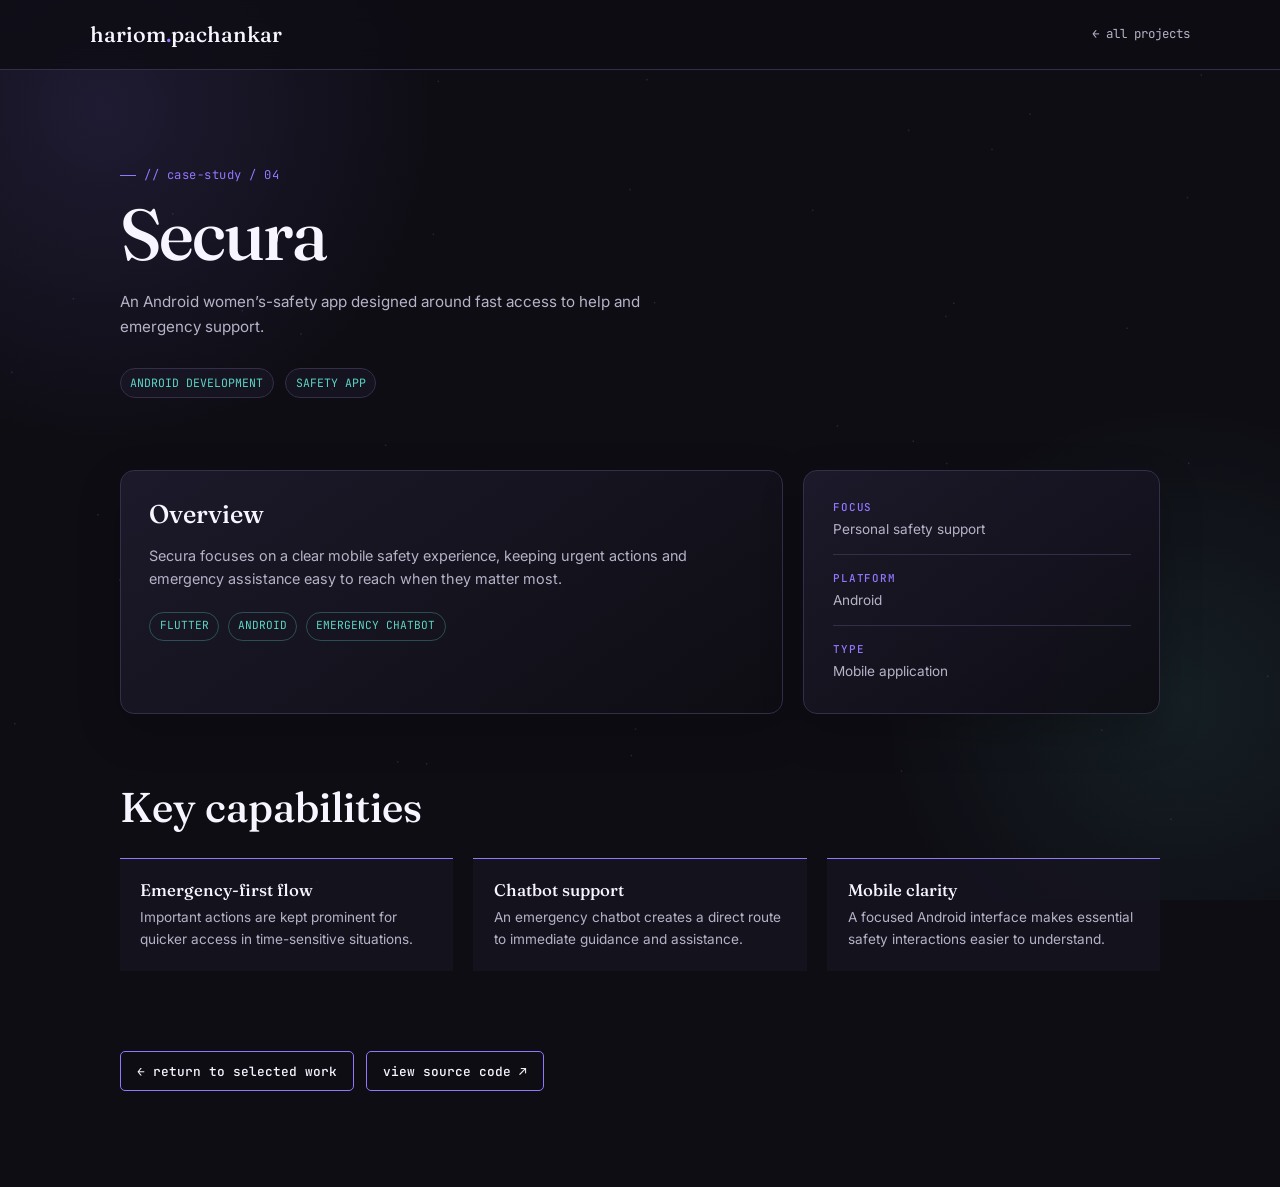
<file: secura-case-study.html>
<!doctype html><html lang="en"><head><meta charset="utf-8"><meta name="viewport" content="width=device-width,initial-scale=1"><title>Secura — Case Study</title><link rel="icon" href="favicon.svg"><link rel="preconnect" href="https://fonts.googleapis.com"><link rel="preconnect" href="https://fonts.gstatic.com" crossorigin><link href="https://fonts.googleapis.com/css2?family=Fraunces:opsz,wght@9..144,500&family=Inter:wght@400;500&family=JetBrains+Mono:wght@400;500&display=swap" rel="stylesheet"><link rel="stylesheet" href="case-study.css"></head><body><div id="progress"></div><canvas id="canvas"></canvas><nav><a class="brand" href="home.html">hariom<span>.</span>pachankar</a><a class="nav-link" href="home.html#work">← all projects</a></nav><main><header class="hero reveal"><div class="eyebrow">// case-study / 04</div><h1>Secura</h1><p>An Android women’s-safety app designed around fast access to help and emergency support.</p><div class="project-meta"><span>ANDROID DEVELOPMENT</span><span>SAFETY APP</span></div></header><div class="overview"><article class="panel reveal"><h2>Overview</h2><p>Secura focuses on a clear mobile safety experience, keeping urgent actions and emergency assistance easy to reach when they matter most.</p><div class="tags"><span class="tag">FLUTTER</span><span class="tag">ANDROID</span><span class="tag">EMERGENCY CHATBOT</span></div></article><aside class="panel details reveal"><div class="detail"><b>FOCUS</b><span>Personal safety support</span></div><div class="detail"><b>PLATFORM</b><span>Android</span></div><div class="detail"><b>TYPE</b><span>Mobile application</span></div></aside></div><section class="reveal"><h2 class="section-title">Key capabilities</h2><div class="features"><article class="feature"><b>Emergency-first flow</b><p>Important actions are kept prominent for quicker access in time-sensitive situations.</p></article><article class="feature"><b>Chatbot support</b><p>An emergency chatbot creates a direct route to immediate guidance and assistance.</p></article><article class="feature"><b>Mobile clarity</b><p>A focused Android interface makes essential safety interactions easier to understand.</p></article></div></section><div style="display:flex;gap:.75rem;flex-wrap:wrap;margin-top:5rem"><a class="back" style="margin-top:0" href="home.html#work">← return to selected work</a><a class="back" style="margin-top:0" href="https://github.com/amitl2024/Secura-WomenSafety" target="_blank" rel="noopener noreferrer">view source code ↗</a></div></main><script src="case-study.js"></script></body></html>
</file>
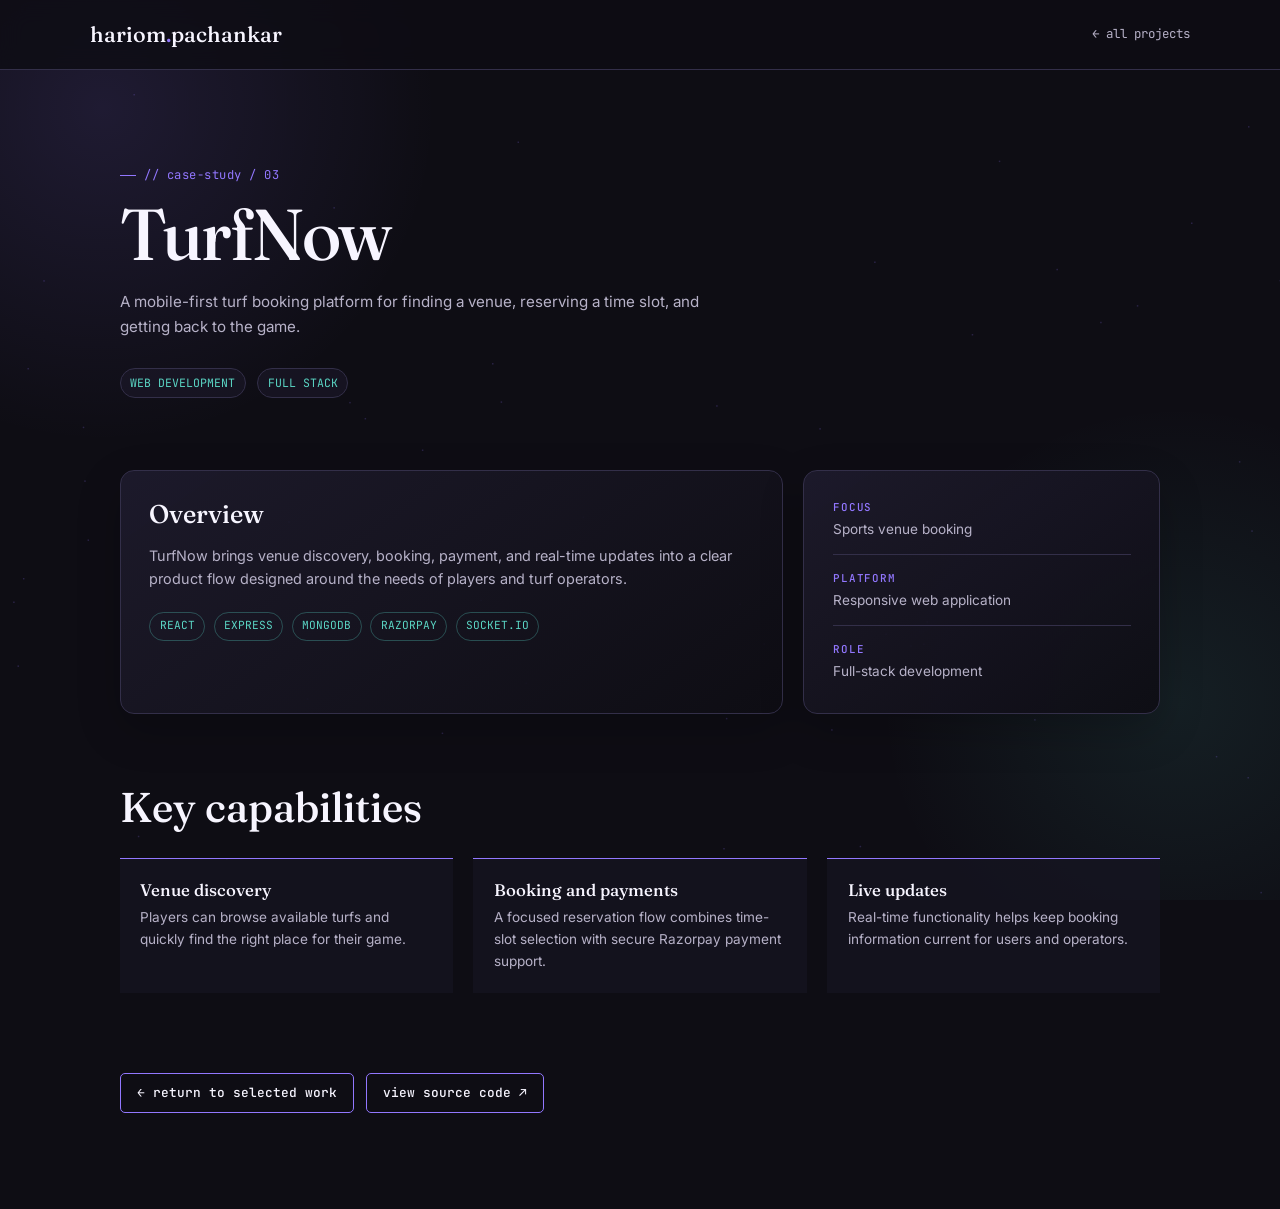
<file: turfnow-case-study.html>
<!doctype html><html lang="en"><head><meta charset="utf-8"><meta name="viewport" content="width=device-width,initial-scale=1"><title>TurfNow — Case Study</title><link rel="icon" href="favicon.svg"><link rel="preconnect" href="https://fonts.googleapis.com"><link rel="preconnect" href="https://fonts.gstatic.com" crossorigin><link href="https://fonts.googleapis.com/css2?family=Fraunces:opsz,wght@9..144,500&family=Inter:wght@400;500&family=JetBrains+Mono:wght@400;500&display=swap" rel="stylesheet"><link rel="stylesheet" href="case-study.css"></head><body><div id="progress"></div><canvas id="canvas"></canvas><nav><a class="brand" href="home.html">hariom<span>.</span>pachankar</a><a class="nav-link" href="home.html#work">← all projects</a></nav><main><header class="hero reveal"><div class="eyebrow">// case-study / 03</div><h1>TurfNow</h1><p>A mobile-first turf booking platform for finding a venue, reserving a time slot, and getting back to the game.</p><div class="project-meta"><span>WEB DEVELOPMENT</span><span>FULL STACK</span></div></header><div class="overview"><article class="panel reveal"><h2>Overview</h2><p>TurfNow brings venue discovery, booking, payment, and real-time updates into a clear product flow designed around the needs of players and turf operators.</p><div class="tags"><span class="tag">REACT</span><span class="tag">EXPRESS</span><span class="tag">MONGODB</span><span class="tag">RAZORPAY</span><span class="tag">SOCKET.IO</span></div></article><aside class="panel details reveal"><div class="detail"><b>FOCUS</b><span>Sports venue booking</span></div><div class="detail"><b>PLATFORM</b><span>Responsive web application</span></div><div class="detail"><b>ROLE</b><span>Full-stack development</span></div></aside></div><section class="reveal"><h2 class="section-title">Key capabilities</h2><div class="features"><article class="feature"><b>Venue discovery</b><p>Players can browse available turfs and quickly find the right place for their game.</p></article><article class="feature"><b>Booking and payments</b><p>A focused reservation flow combines time-slot selection with secure Razorpay payment support.</p></article><article class="feature"><b>Live updates</b><p>Real-time functionality helps keep booking information current for users and operators.</p></article></div></section><div style="display:flex;gap:.75rem;flex-wrap:wrap;margin-top:5rem"><a class="back" style="margin-top:0" href="home.html#work">← return to selected work</a><a class="back" style="margin-top:0" href="https://github.com/hariompachankar/TurfNow" target="_blank" rel="noopener noreferrer">view source code ↗</a></div></main><script src="case-study.js"></script></body></html>
</file>
<file: case-study.css>
:root{--bg:#0e0d14;--bg-alt:#171523;--surface:#1e1b2d;--line:#332f49;--text:#f7f5ff;--text-dim:#b7b2c8;--amber:#9277ff;--teal:#5bd6c5;--glow:rgba(146,119,255,.25)}
*{box-sizing:border-box}html{scroll-behavior:smooth;font-size:16px}body{margin:0;background:radial-gradient(circle 36rem at 8% 12%,rgba(146,119,255,.13),transparent 58%),radial-gradient(circle 32rem at 92% 78%,rgba(91,214,197,.09),transparent 58%),var(--bg);background-attachment:fixed;color:var(--text);font:400 .95rem/1.6 Inter,Arial,sans-serif}.mono,.eyebrow,.project-meta,.tag,.nav-link{font-family:'JetBrains Mono',monospace}a{color:inherit;text-decoration:none}#progress{position:fixed;top:0;left:0;height:3px;width:0;background:linear-gradient(90deg,var(--amber),var(--teal));z-index:5}#canvas{position:fixed;inset:0;width:100%;height:100%;pointer-events:none;opacity:.38;z-index:-1}nav{display:flex;justify-content:space-between;align-items:center;padding:1.3rem 7vw;border-bottom:1px solid var(--line);background:rgba(14,13,20,.82);backdrop-filter:blur(12px)}.brand{font:500 1.35rem Fraunces,serif}.brand span,.eyebrow{color:var(--amber)}.nav-link{font-size:.78rem;color:var(--text-dim);transition:color .2s}.nav-link:hover{color:var(--teal)}main{max-width:1220px;margin:auto;padding:6rem 7vw}.eyebrow{display:flex;align-items:center;gap:.55rem;font-size:.76rem;letter-spacing:.04em}.eyebrow:before{content:'';width:16px;height:1px;background:var(--amber)}.hero{padding-bottom:4.5rem;max-width:830px}.hero h1{font:500 clamp(2.5rem,6vw,4.5rem)/1.02 Fraunces,serif;letter-spacing:-.03em;margin:.8rem 0 1.2rem}.hero p{max-width:58ch;color:var(--text-dim);font-size:.95rem}.project-meta{display:flex;gap:.7rem;flex-wrap:wrap;margin-top:1.8rem;color:var(--teal);font-size:.72rem}.project-meta span{padding:.3rem .6rem;border:1px solid var(--line);border-radius:999px;background:rgba(30,27,45,.55)}.overview{display:grid;grid-template-columns:1.3fr .7fr;gap:1.25rem;margin-bottom:4.5rem}.panel{background:linear-gradient(145deg,rgba(30,27,45,.9),rgba(14,13,20,.92));border:1px solid var(--line);border-radius:14px;padding:1.8rem;box-shadow:0 16px 45px rgba(0,0,0,.2)}.panel h2{font:500 1.6rem/1.15 Fraunces,serif;margin:0 0 .9rem}.panel p{color:var(--text-dim);margin:0;font-size:.9rem}.details{display:grid;gap:1rem}.detail{border-bottom:1px solid var(--line);padding-bottom:.8rem}.detail:last-child{border:0;padding:0}.detail b{display:block;font:500 .68rem JetBrains Mono,monospace;color:var(--amber);letter-spacing:.08em;margin-bottom:.2rem}.detail span{color:var(--text-dim);font-size:.85rem}.section-title{font:500 clamp(1.75rem,4vw,2.6rem)/1.05 Fraunces,serif;margin:0 0 1.8rem}.features{display:grid;grid-template-columns:repeat(3,1fr);gap:1.25rem}.feature{padding:1.3rem;border-top:1px solid var(--amber);background:rgba(23,21,35,.68)}.feature b{display:block;font:500 1.05rem Fraunces,serif;margin-bottom:.45rem}.feature p{margin:0;color:var(--text-dim);font-size:.85rem}.tags{display:flex;flex-wrap:wrap;gap:.55rem;margin-top:1.4rem}.tag{font-size:.7rem;color:var(--teal);border:1px solid rgba(91,214,197,.3);padding:.28rem .58rem;border-radius:999px}.back{display:inline-flex;margin-top:4.5rem;font:500 .8rem JetBrains Mono,monospace;color:var(--text);padding:.65rem 1rem;border:1px solid var(--amber);border-radius:5px;transition:.25s}.back:hover{background:var(--amber);color:var(--bg);box-shadow:0 0 20px var(--glow);transform:translateY(-2px)}.reveal{opacity:0;transform:translateY(18px);transition:opacity .7s ease,transform .7s ease}.reveal.in{opacity:1;transform:none}@media(max-width:800px){html{font-size:15px}nav,main{padding-left:1.25rem;padding-right:1.25rem}main{padding-top:4.5rem}.overview,.features{grid-template-columns:1fr}.hero{padding-bottom:3.5rem}.panel{padding:1.3rem}}@media(prefers-reduced-motion:reduce){html{scroll-behavior:auto}.reveal{opacity:1;transform:none;transition:none}}
</file>
